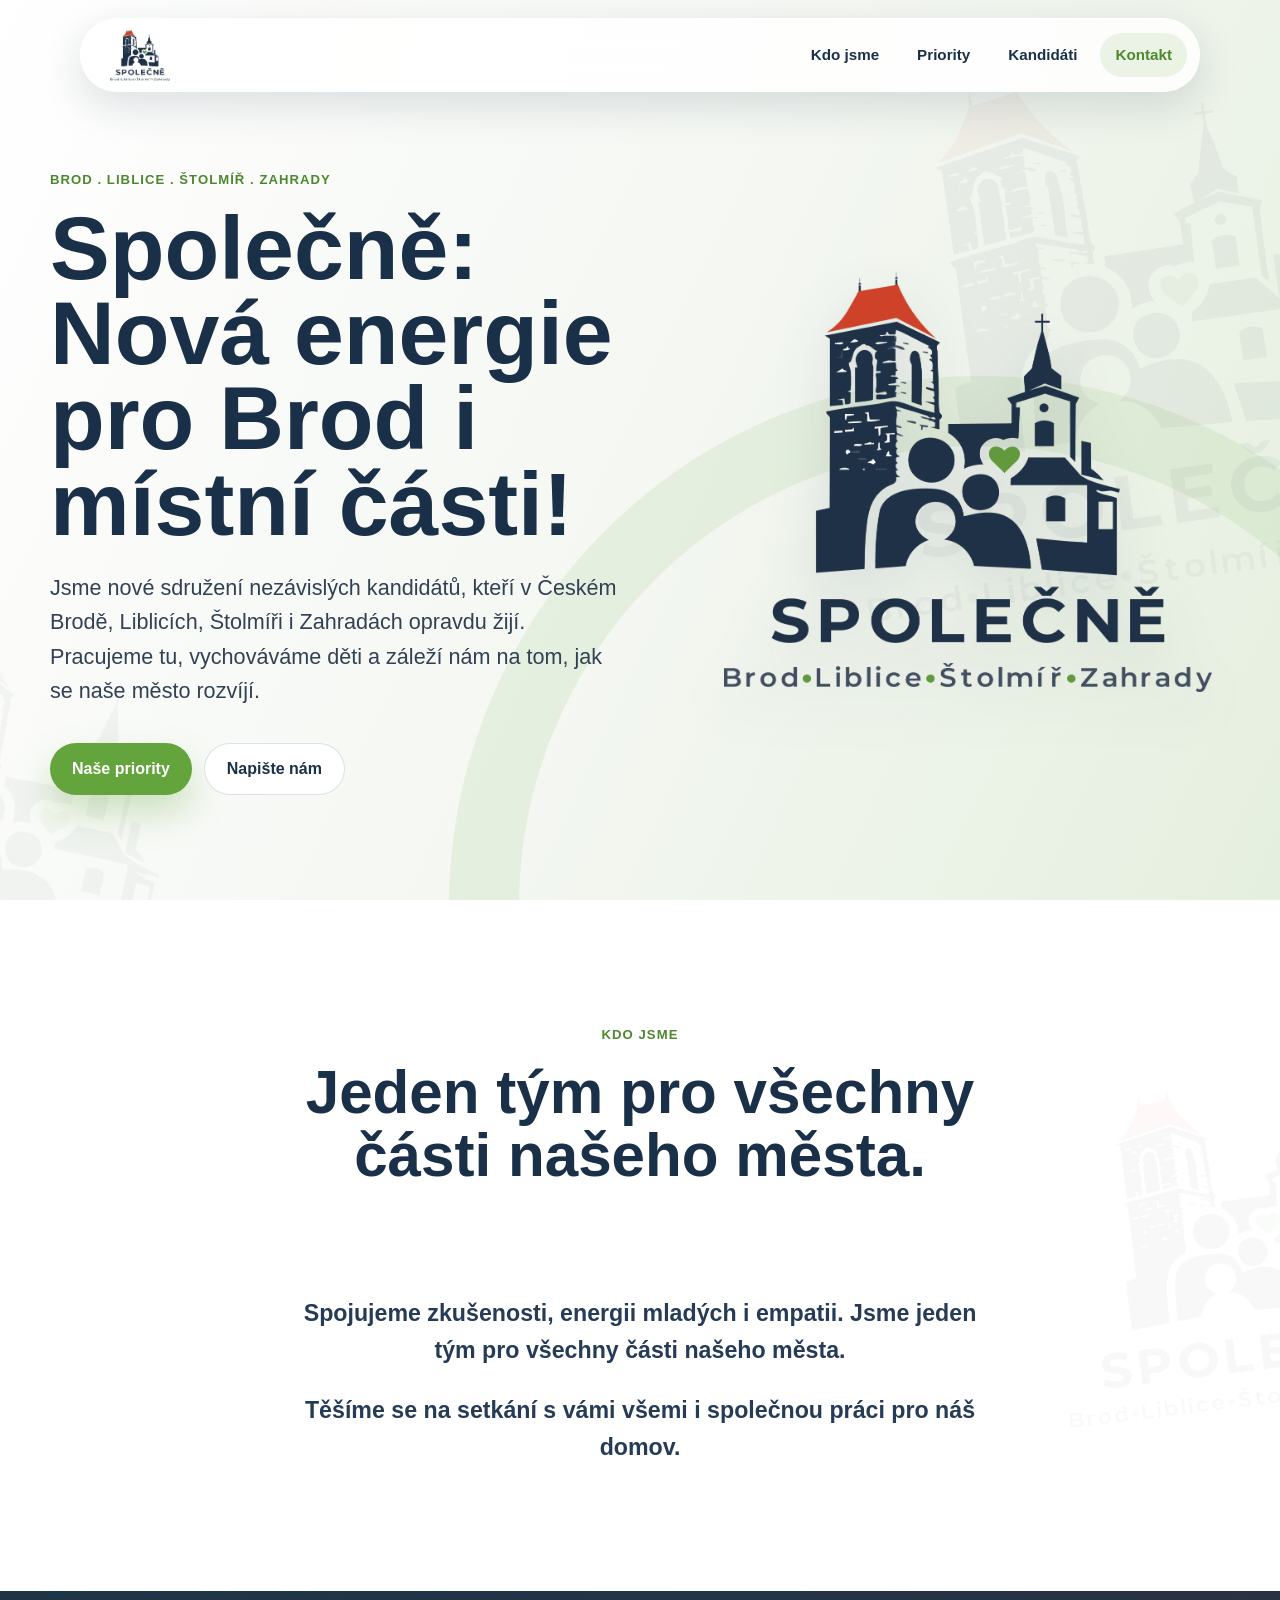
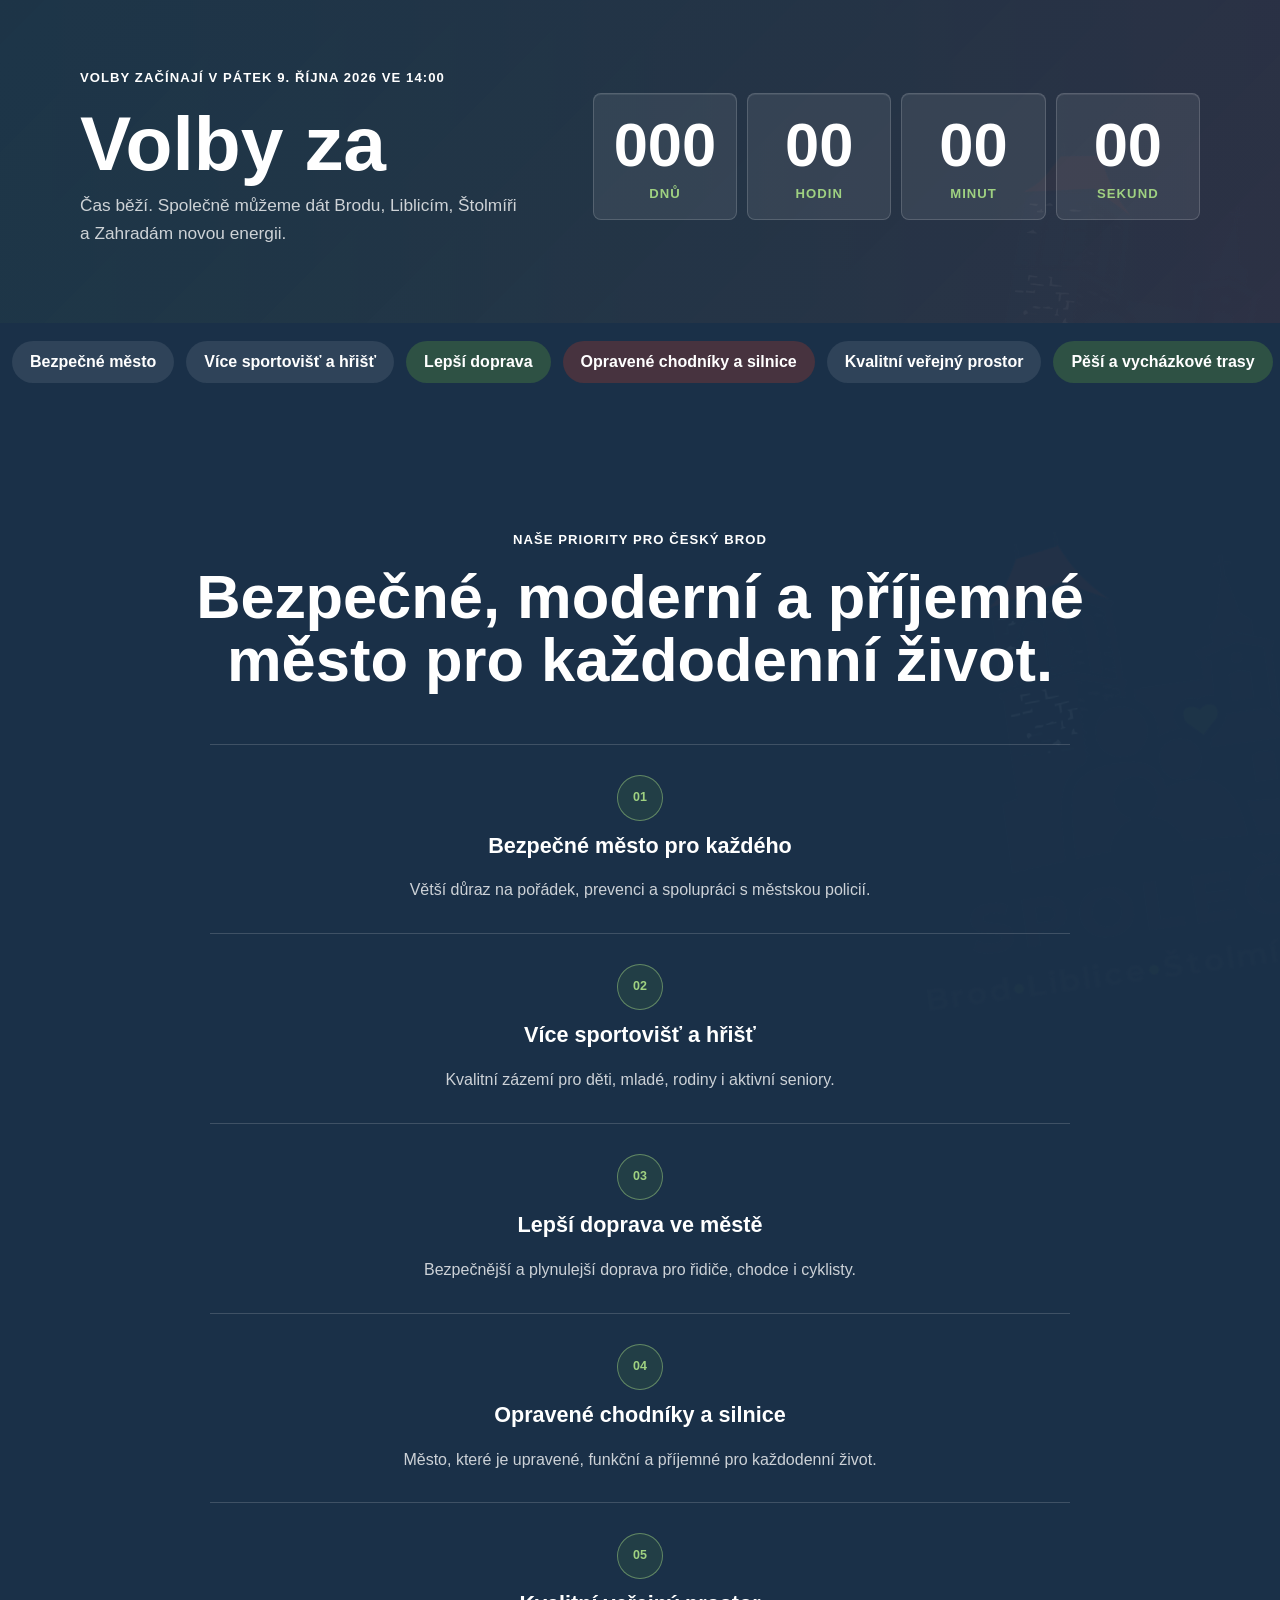
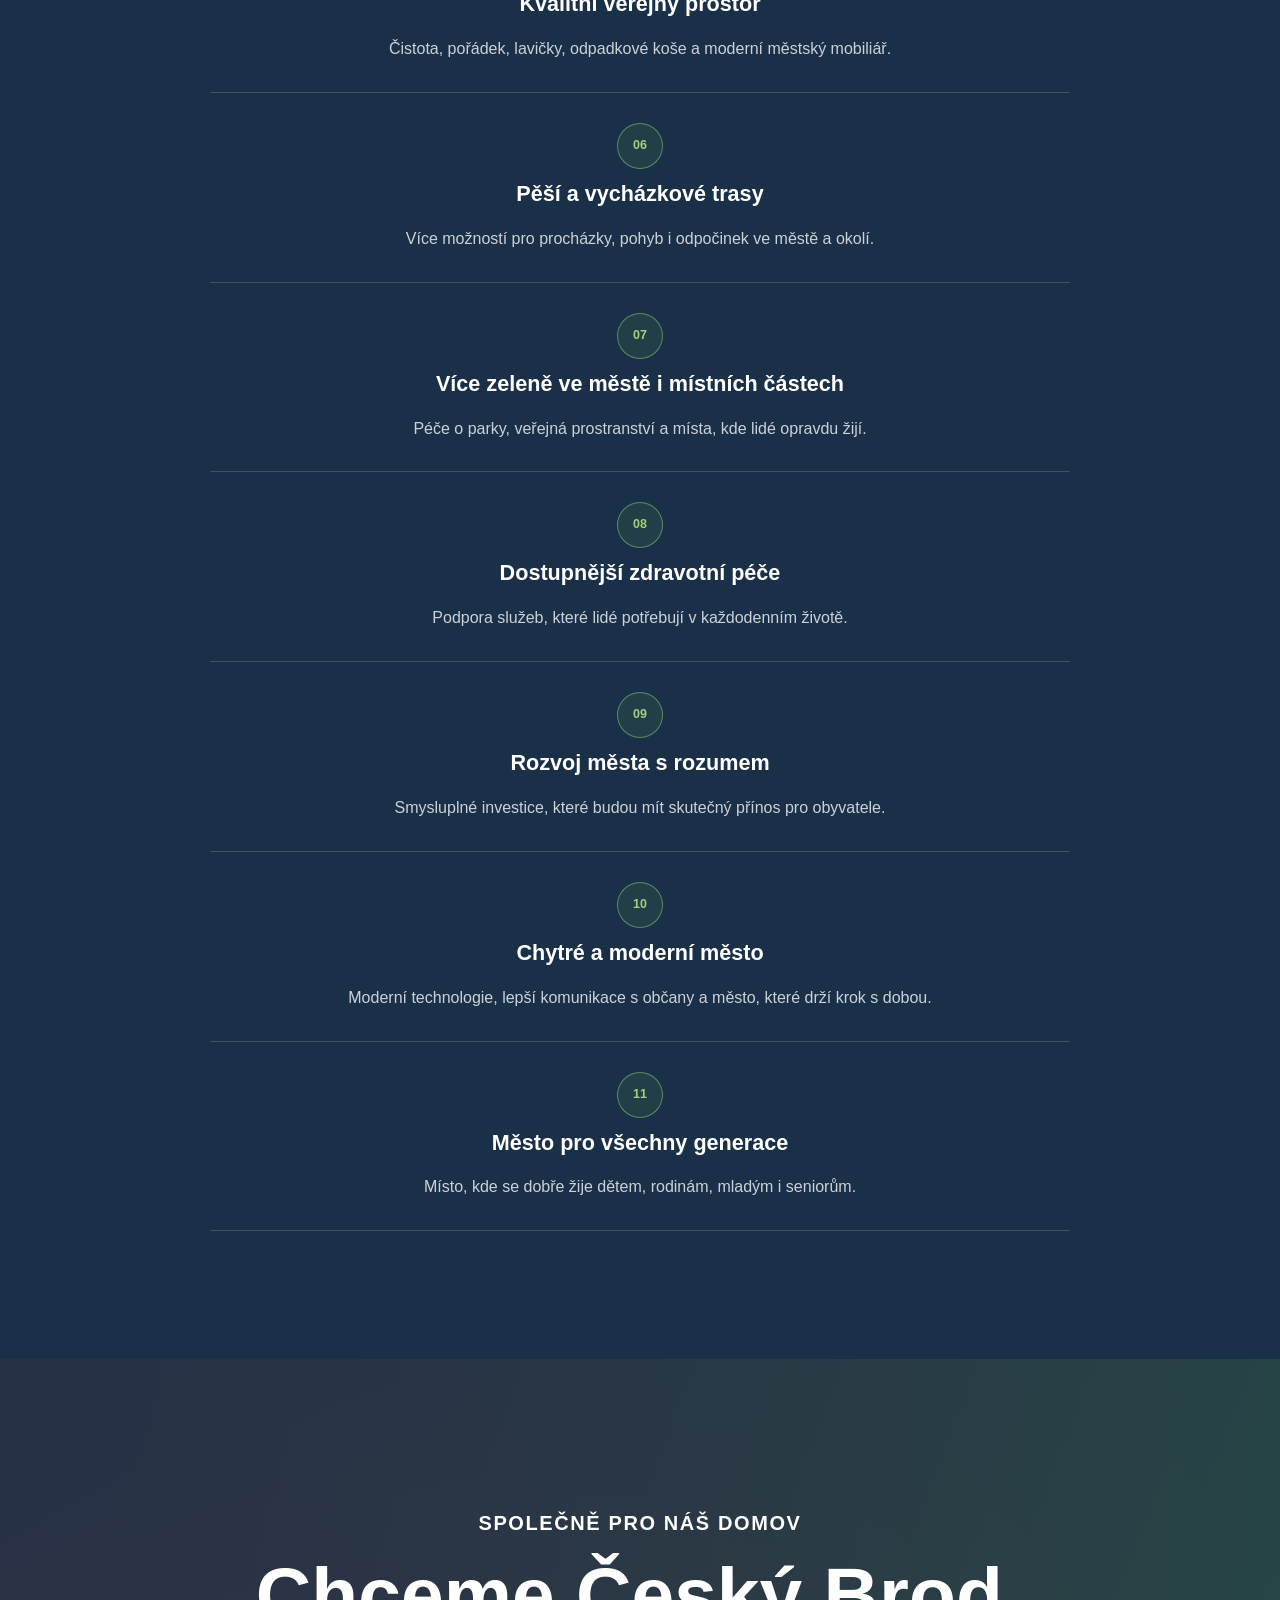
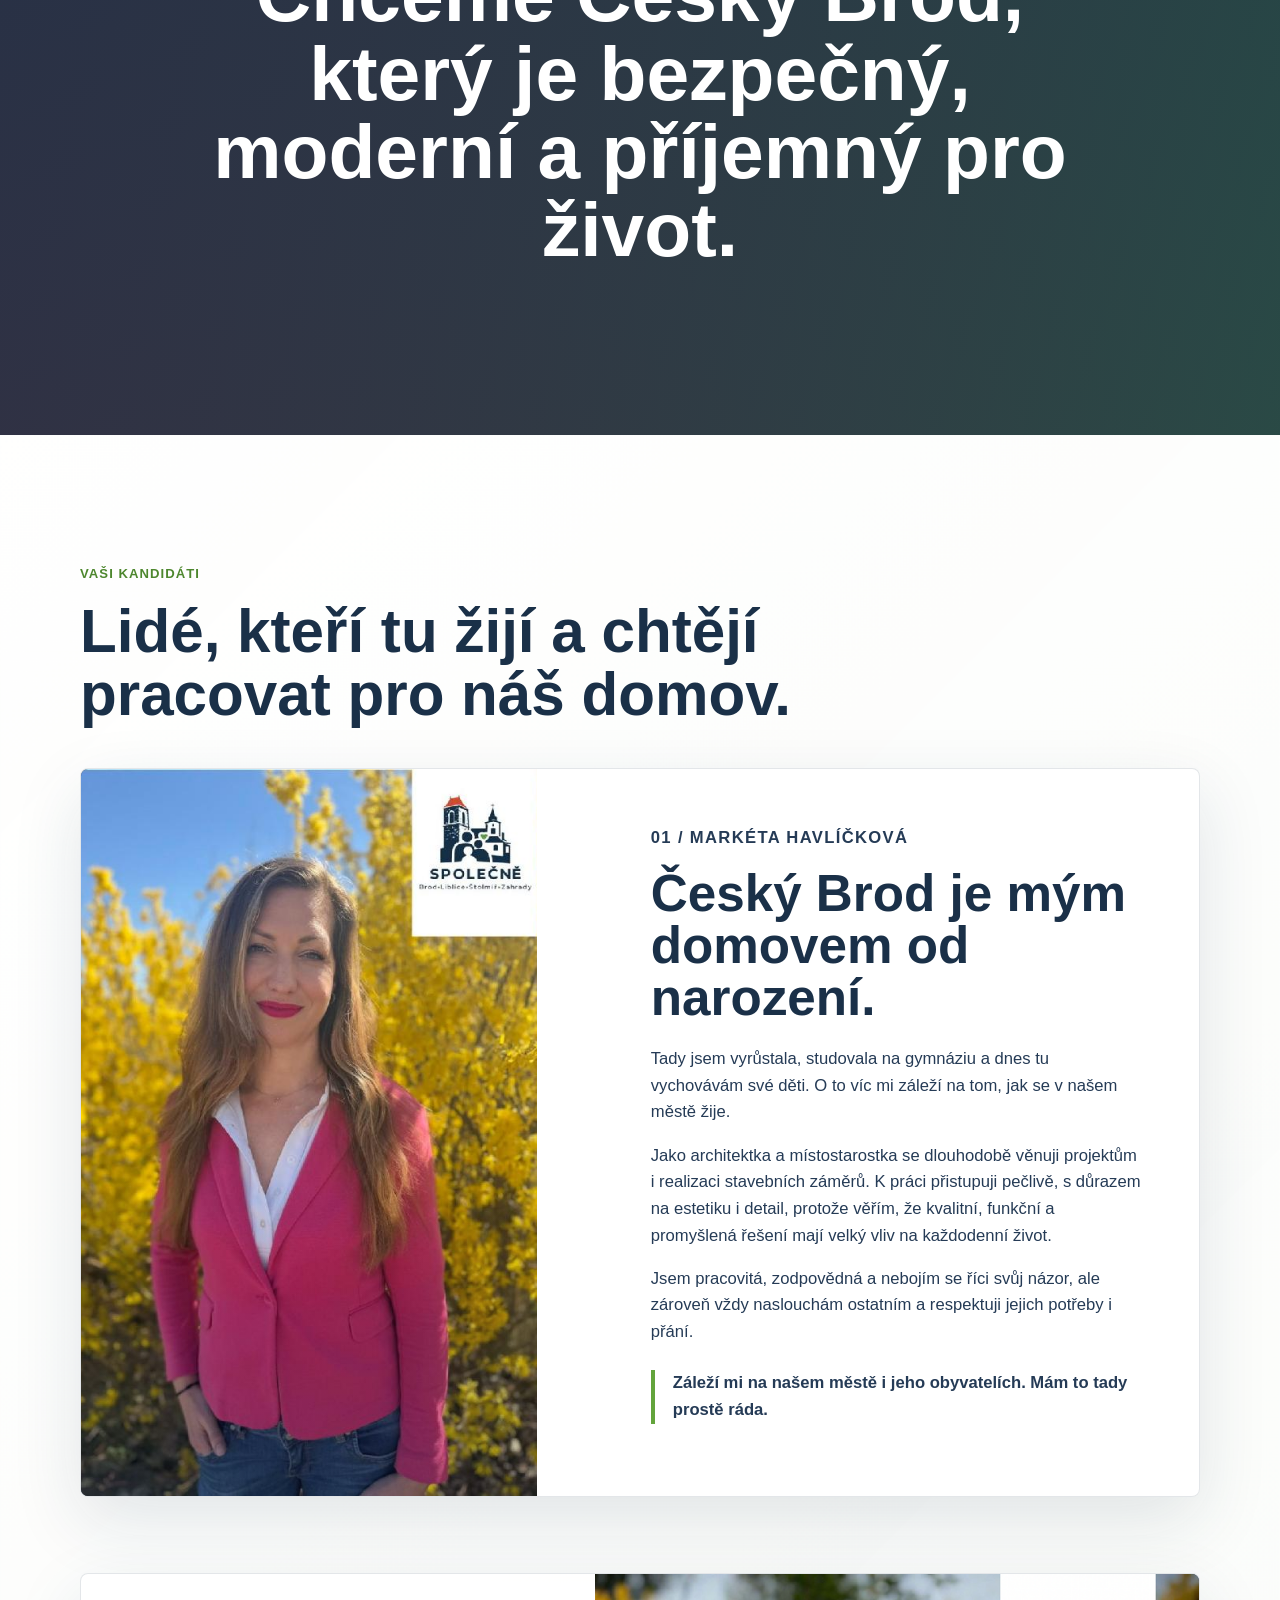
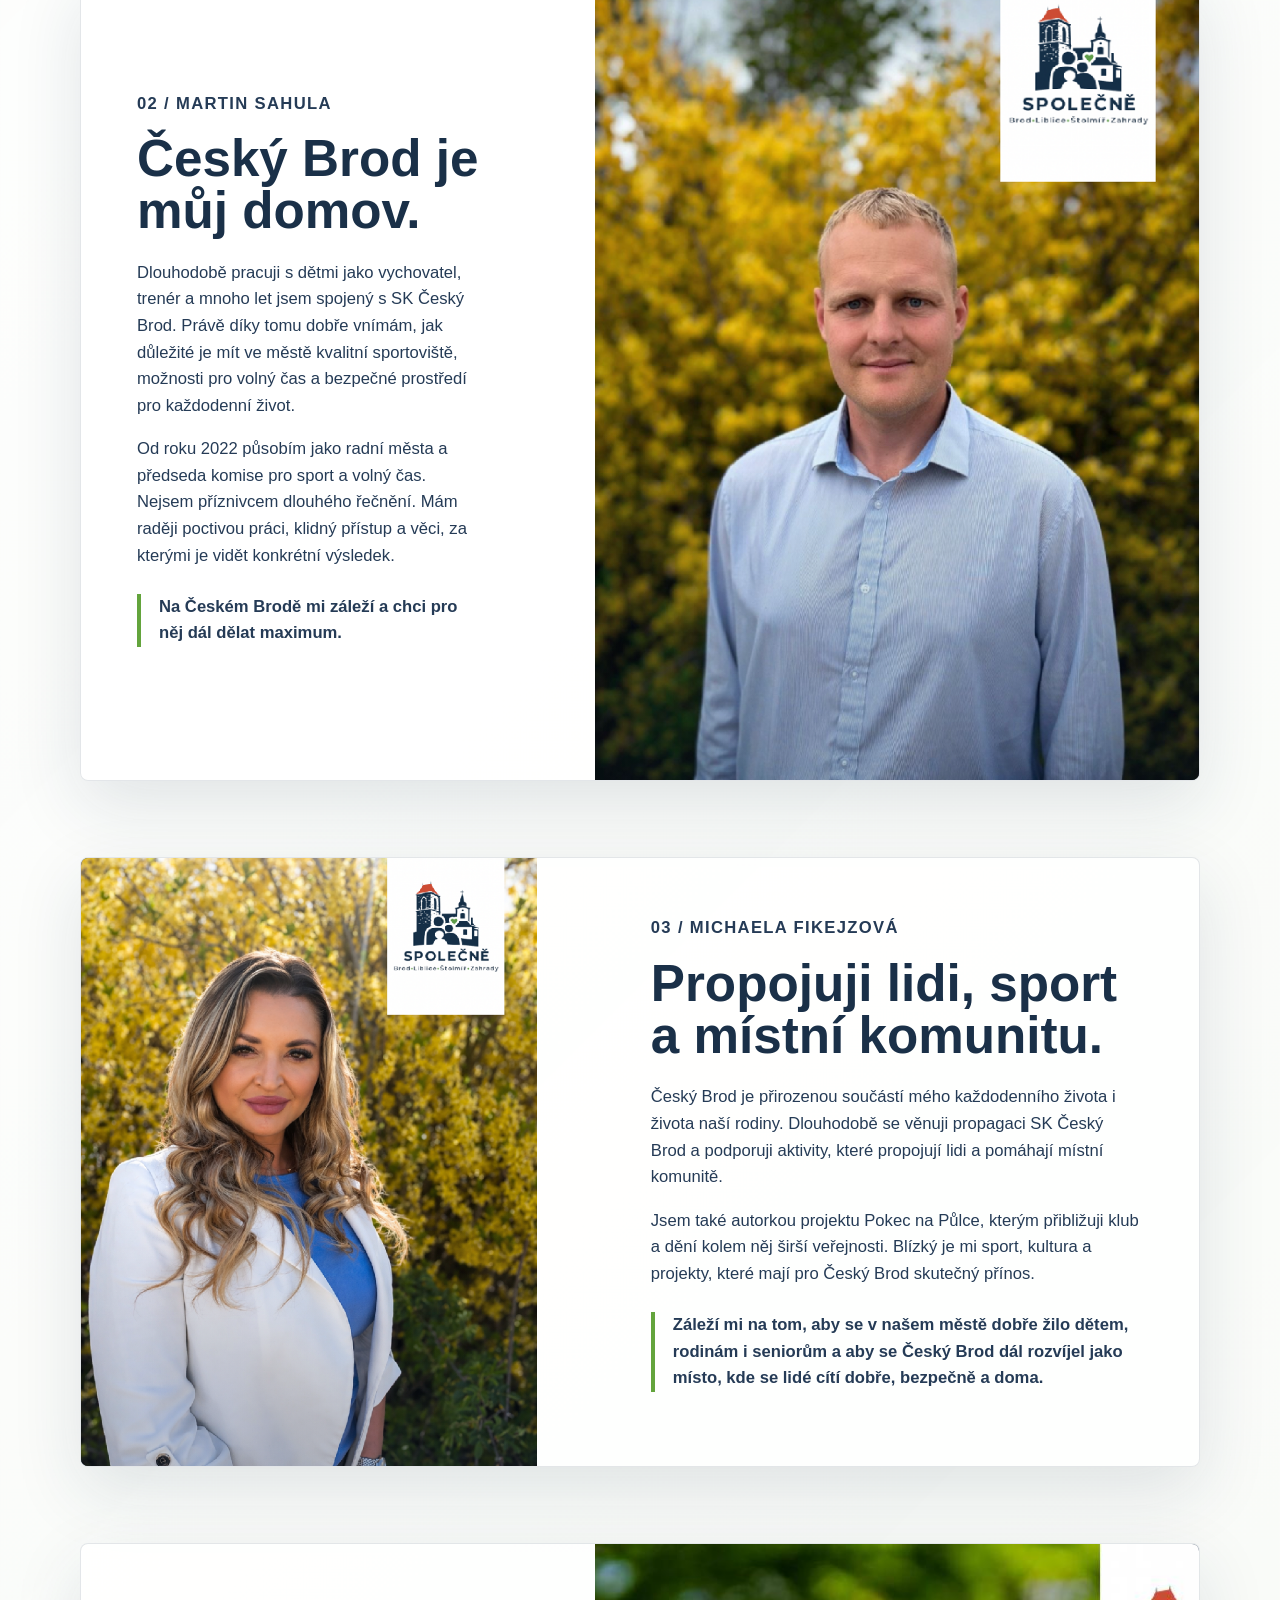
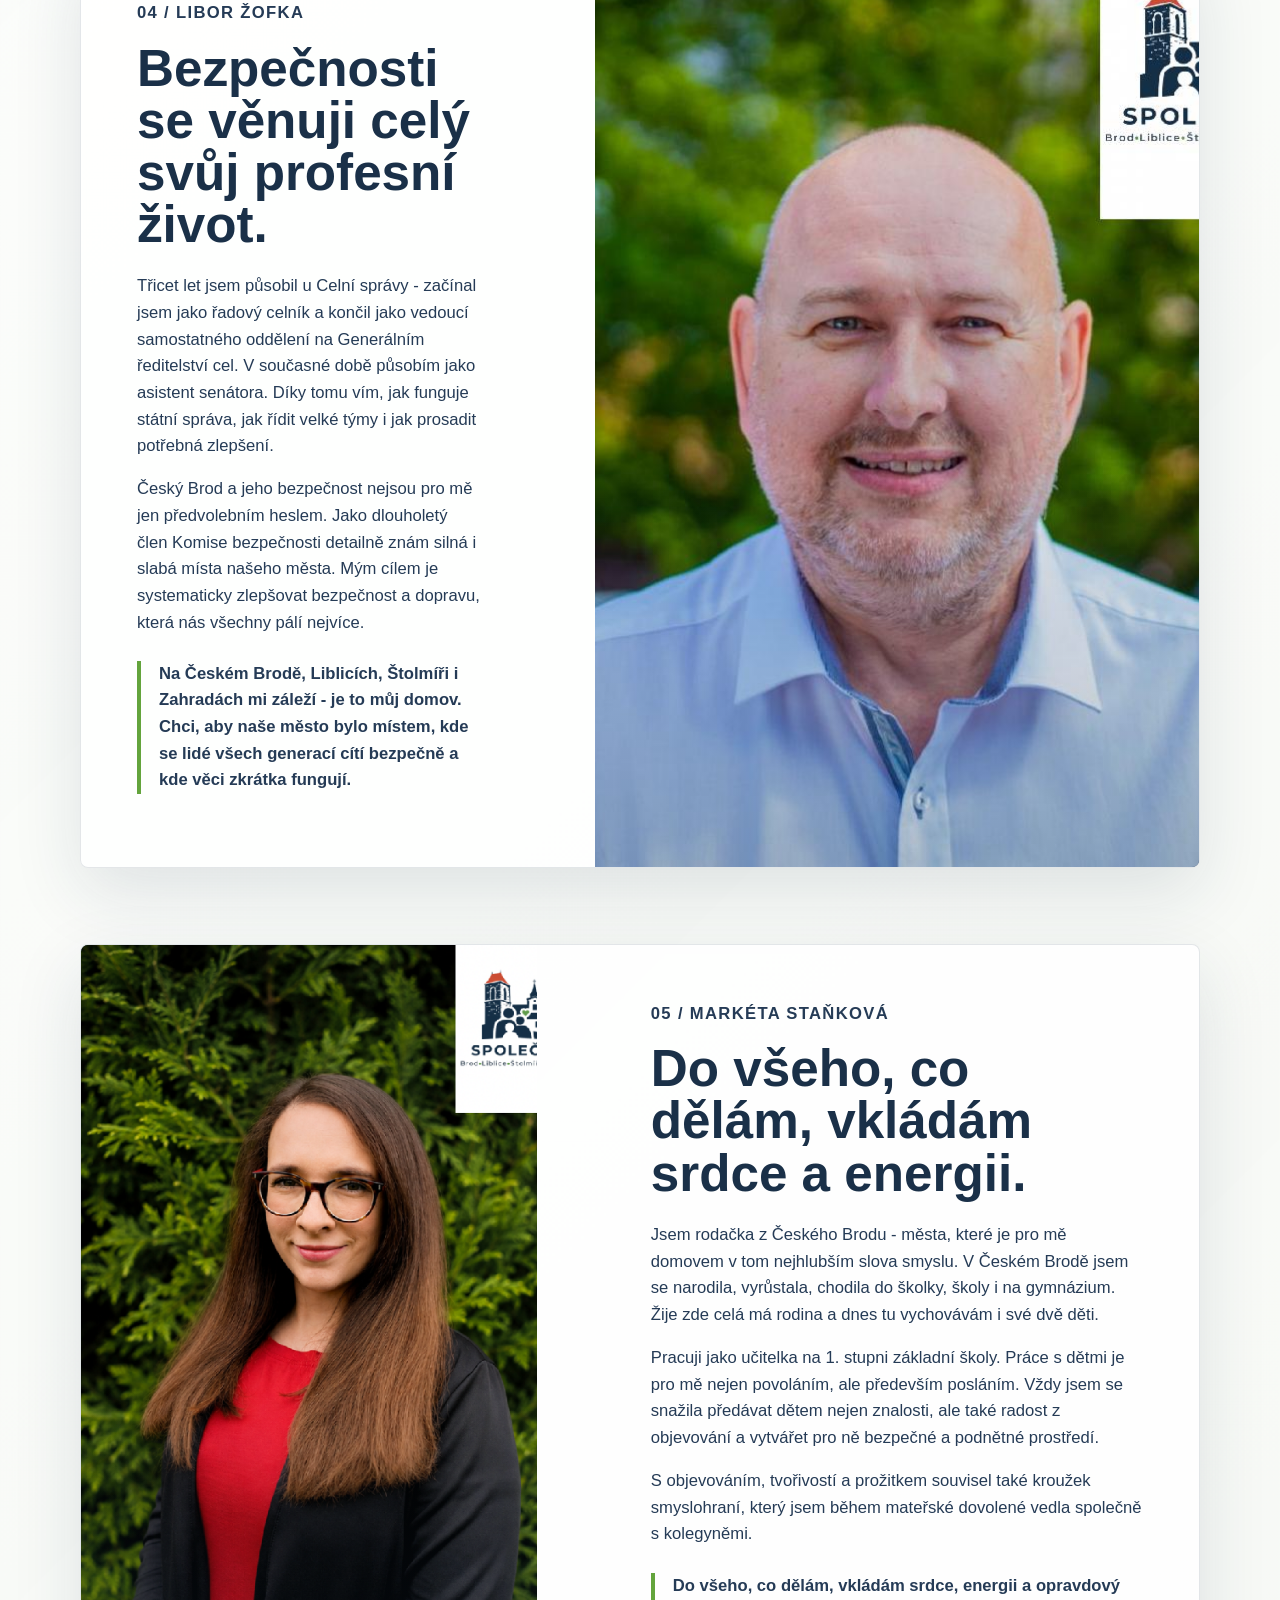
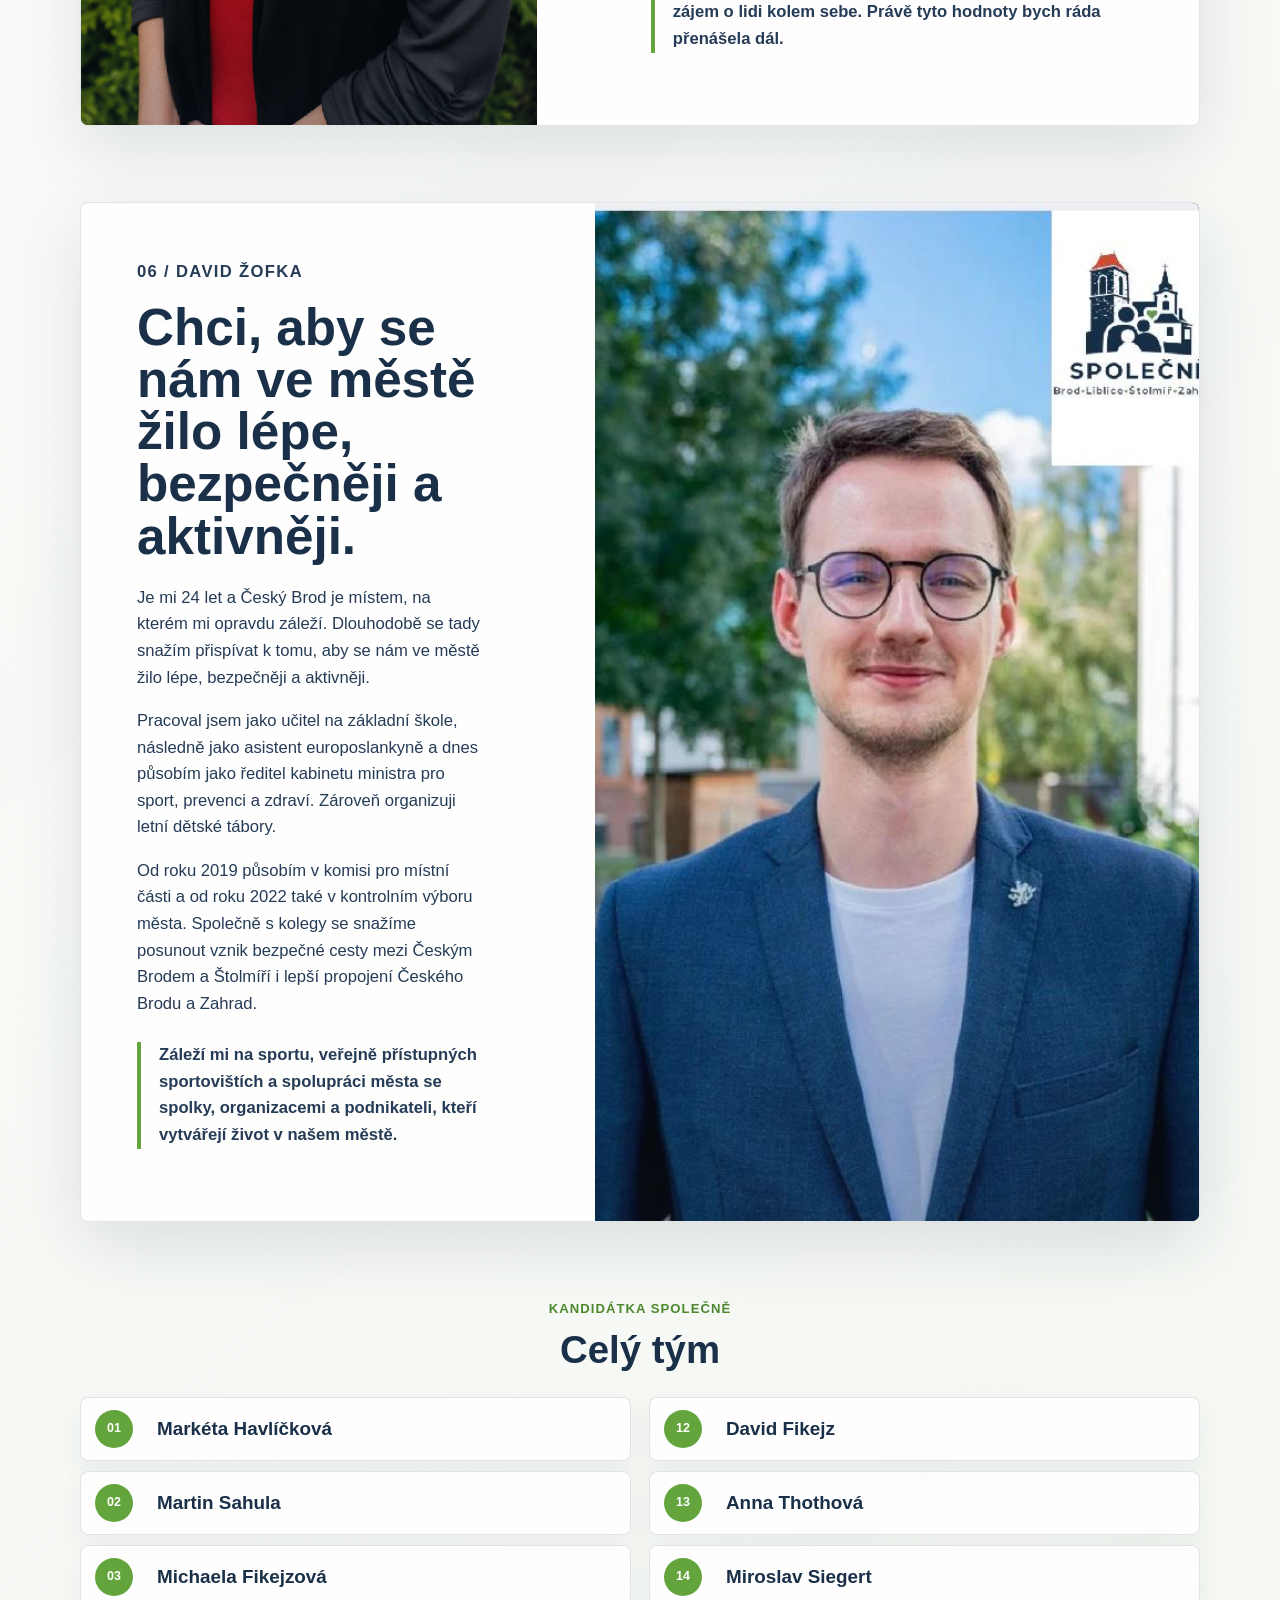
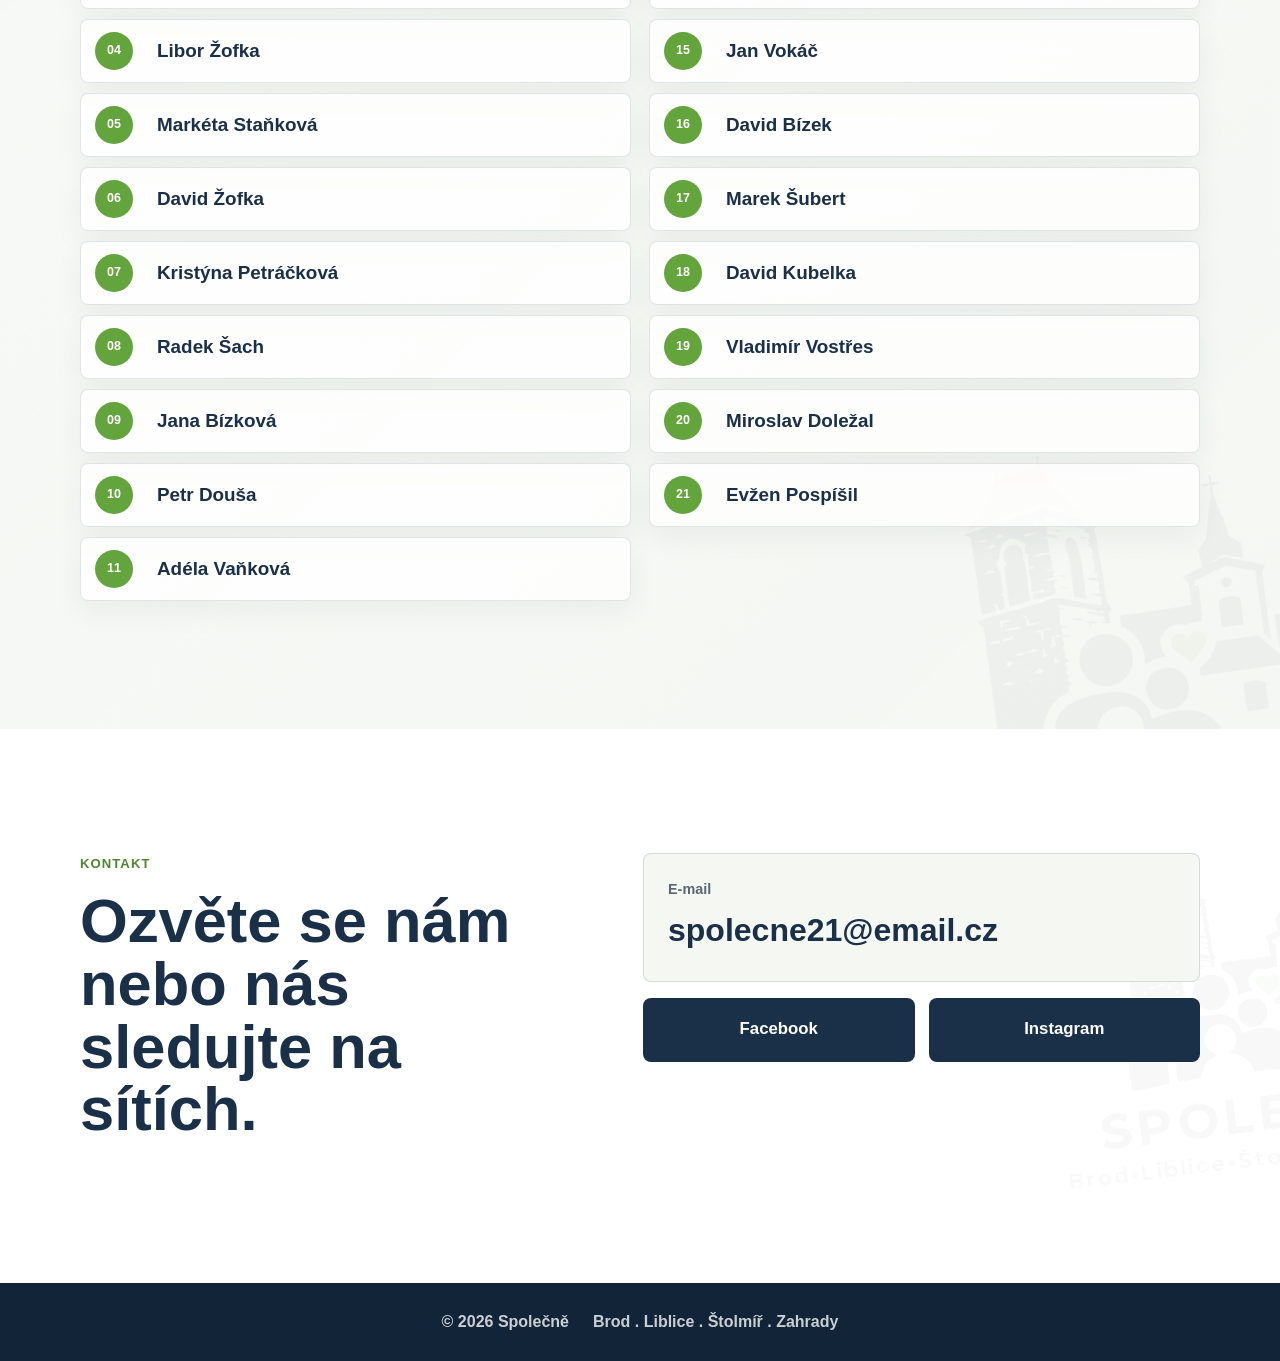
<file: index.html>
<!doctype html>
<html lang="cs">
<head>
  <meta charset="utf-8">
  <meta name="viewport" content="width=device-width, initial-scale=1">
  <meta name="description" content="Společně - nové sdružení nezávislých kandidátů pro Český Brod, Liblice, Štolmíř a Zahrady.">
  <title>Společně | Brod, Liblice, Štolmíř, Zahrady</title>
  <link rel="stylesheet" href="style.css?v=29">
</head>
<body>
  <header class="site-header" data-header>
    <a class="brand" href="#uvod" aria-label="Společně - úvod">
      <img src="logo-spolecne-transparent.png" alt="Společně">
    </a>

    <button class="nav-toggle" type="button" aria-label="Otevřít menu" aria-expanded="false" data-nav-toggle>
      <span></span>
      <span></span>
      <span></span>
    </button>

    <nav class="site-nav" aria-label="Hlavní navigace" data-nav>
      <a href="#onas">Kdo jsme</a>
      <a href="#priority">Priority</a>
      <a href="#kandidati">Kandidáti</a>
      <a href="#kontakt">Kontakt</a>
    </nav>
  </header>

  <main>
    <section class="hero" id="uvod">
      <div class="hero-art" aria-hidden="true">
        <span class="hero-mark hero-mark-one"></span>
        <span class="hero-mark hero-mark-two"></span>
      </div>

      <div class="hero-content reveal">
        <p class="kicker">Brod . Liblice . Štolmíř . Zahrady</p>
        <h1>Společně: Nová energie pro Brod i místní části!</h1>
        <p class="hero-lead">
          Jsme nové sdružení nezávislých kandidátů, kteří v Českém Brodě,
          Liblicích, Štolmíři i Zahradách opravdu žijí. Pracujeme tu,
          vychováváme děti a záleží nám na tom, jak se naše město rozvíjí.
        </p>
        <div class="hero-actions">
          <a class="button button-primary" href="#priority">Naše priority</a>
          <a class="button button-secondary" href="mailto:spolecne21@email.cz">Napište nám</a>
        </div>
      </div>

      <div class="hero-logo reveal">
        <img class="main-logo" src="logo-spolecne-transparent.png" alt="Logo Společně">
      </div>
    </section>

    <section class="intro-section" id="onas">
      <div class="section-shell two-column">
        <div class="section-heading reveal">
          <p class="kicker">Kdo jsme</p>
          <h2>Jeden tým pro všechny části našeho města.</h2>
        </div>
        <div class="intro-copy reveal">
          <p>
            Spojujeme zkušenosti, energii mladých i empatii. Jsme jeden tým pro
            všechny části našeho města.
          </p>
          <p>
            Těšíme se na setkání s vámi všemi i společnou práci pro náš domov.
          </p>
        </div>
      </div>
    </section>

    <section class="countdown-section" aria-label="Odpočet do voleb">
      <div class="section-shell countdown-shell reveal">
        <div class="countdown-copy">
          <p class="kicker">Volby začínají v pátek 9. října 2026 ve 14:00</p>
          <h2>Volby za</h2>
          <p>Čas běží. Společně můžeme dát Brodu, Liblicím, Štolmíři a Zahradám novou energii.</p>
        </div>

        <div class="countdown-grid" data-countdown aria-live="polite">
          <div class="countdown-item">
            <strong data-days>000</strong>
            <span>dnů</span>
          </div>
          <div class="countdown-item">
            <strong data-hours>00</strong>
            <span>hodin</span>
          </div>
          <div class="countdown-item">
            <strong data-minutes>00</strong>
            <span>minut</span>
          </div>
          <div class="countdown-item">
            <strong data-seconds>00</strong>
            <span>sekund</span>
          </div>
        </div>
      </div>
    </section>

    <section class="quick-priorities" aria-label="Krátký přehled priorit">
      <div class="ticker" data-ticker>
        <div class="ticker-track">
          <span>Bezpečné město</span>
          <span>Více sportovišť a hřišť</span>
          <span>Lepší doprava</span>
          <span>Opravené chodníky a silnice</span>
          <span>Kvalitní veřejný prostor</span>
          <span>Pěší a vycházkové trasy</span>
          <span>Více zeleně</span>
          <span>Dostupná zdravotní péče</span>
          <span>Chytré město</span>
          <span>Město pro všechny generace</span>
        </div>
      </div>
    </section>

    <section class="priorities-section" id="priority">
      <div class="section-shell">
        <div class="section-heading reveal">
          <p class="kicker">Naše priority pro Český Brod</p>
          <h2>Bezpečné, moderní a příjemné město pro každodenní život.</h2>
        </div>

        <div class="priority-grid">
          <article class="priority-card reveal">
            <span class="card-number">01</span>
            <h3>Bezpečné město pro každého</h3>
            <p>Větší důraz na pořádek, prevenci a spolupráci s městskou policií.</p>
          </article>
          <article class="priority-card reveal">
            <span class="card-number">02</span>
            <h3>Více sportovišť a hřišť</h3>
            <p>Kvalitní zázemí pro děti, mladé, rodiny i aktivní seniory.</p>
          </article>
          <article class="priority-card reveal">
            <span class="card-number">03</span>
            <h3>Lepší doprava ve městě</h3>
            <p>Bezpečnější a plynulejší doprava pro řidiče, chodce i cyklisty.</p>
          </article>
          <article class="priority-card reveal">
            <span class="card-number">04</span>
            <h3>Opravené chodníky a silnice</h3>
            <p>Město, které je upravené, funkční a příjemné pro každodenní život.</p>
          </article>
          <article class="priority-card reveal">
            <span class="card-number">05</span>
            <h3>Kvalitní veřejný prostor</h3>
            <p>Čistota, pořádek, lavičky, odpadkové koše a moderní městský mobiliář.</p>
          </article>
          <article class="priority-card reveal">
            <span class="card-number">06</span>
            <h3>Pěší a vycházkové trasy</h3>
            <p>Více možností pro procházky, pohyb i odpočinek ve městě a okolí.</p>
          </article>
          <article class="priority-card reveal">
            <span class="card-number">07</span>
            <h3>Více zeleně ve městě i místních částech</h3>
            <p>Péče o parky, veřejná prostranství a místa, kde lidé opravdu žijí.</p>
          </article>
          <article class="priority-card reveal">
            <span class="card-number">08</span>
            <h3>Dostupnější zdravotní péče</h3>
            <p>Podpora služeb, které lidé potřebují v každodenním životě.</p>
          </article>
          <article class="priority-card reveal">
            <span class="card-number">09</span>
            <h3>Rozvoj města s rozumem</h3>
            <p>Smysluplné investice, které budou mít skutečný přínos pro obyvatele.</p>
          </article>
          <article class="priority-card reveal">
            <span class="card-number">10</span>
            <h3>Chytré a moderní město</h3>
            <p>Moderní technologie, lepší komunikace s občany a město, které drží krok s dobou.</p>
          </article>
          <article class="priority-card priority-card-wide reveal">
            <span class="card-number">11</span>
            <h3>Město pro všechny generace</h3>
            <p>Místo, kde se dobře žije dětem, rodinám, mladým i seniorům.</p>
          </article>
        </div>
      </div>
    </section>

    <section class="statement-section">
      <div class="statement-inner reveal">
        <p class="kicker">Společně pro náš domov</p>
        <h2>Chceme Český Brod, který je bezpečný, moderní a příjemný pro život.</h2>
      </div>
    </section>

    <section class="candidates-section" id="kandidati">
      <div class="section-shell">
        <div class="section-heading reveal">
          <p class="kicker">Vaši kandidáti</p>
          <h2>Lidé, kteří tu žijí a chtějí pracovat pro náš domov.</h2>
        </div>

        <article class="candidate-profile reveal">
          <div class="candidate-photo">
            <img src="marketa.jpg" alt="Markéta Havlíčková">
          </div>
          <div class="candidate-story">
            <p class="kicker">01 / Markéta Havlíčková</p>
            <h3>Český Brod je mým domovem od narození.</h3>
            <p>
              Tady jsem vyrůstala, studovala na gymnáziu a dnes tu vychovávám
              své děti. O to víc mi záleží na tom, jak se v našem městě žije.
            </p>
            <p>
              Jako architektka a místostarostka se dlouhodobě věnuji projektům
              i realizaci stavebních záměrů. K práci přistupuji pečlivě, s
              důrazem na estetiku i detail, protože věřím, že kvalitní,
              funkční a promyšlená řešení mají velký vliv na každodenní život.
            </p>
            <p>
              Jsem pracovitá, zodpovědná a nebojím se říci svůj názor, ale
              zároveň vždy naslouchám ostatním a respektuji jejich potřeby i
              přání.
            </p>
            <p class="candidate-signature">
              Záleží mi na našem městě i jeho obyvatelích. Mám to tady prostě ráda.
            </p>
          </div>
        </article>

        <article class="candidate-profile candidate-profile-alt reveal">
          <div class="candidate-photo">
            <img src="martin.png" alt="Martin Sahula">
          </div>
          <div class="candidate-story">
            <p class="kicker">02 / Martin Sahula</p>
            <h3>Český Brod je můj domov.</h3>
            <p>
              Dlouhodobě pracuji s dětmi jako vychovatel, trenér a mnoho let
              jsem spojený s SK Český Brod. Právě díky tomu dobře vnímám, jak
              důležité je mít ve městě kvalitní sportoviště, možnosti pro volný
              čas a bezpečné prostředí pro každodenní život.
            </p>
            <p>
              Od roku 2022 působím jako radní města a předseda komise pro sport
              a volný čas. Nejsem příznivcem dlouhého řečnění. Mám raději
              poctivou práci, klidný přístup a věci, za kterými je vidět
              konkrétní výsledek.
            </p>
            <p class="candidate-signature">
              Na Českém Brodě mi záleží a chci pro něj dál dělat maximum.
            </p>
          </div>
        </article>

        <article class="candidate-profile reveal">
          <div class="candidate-photo">
            <img src="michaela.png" alt="Michaela Fikejzová">
          </div>
          <div class="candidate-story">
            <p class="kicker">03 / Michaela Fikejzová</p>
            <h3>Propojuji lidi, sport a místní komunitu.</h3>
            <p>
              Český Brod je přirozenou součástí mého každodenního života i
              života naší rodiny. Dlouhodobě se věnuji propagaci SK Český Brod
              a podporuji aktivity, které propojují lidi a pomáhají místní
              komunitě.
            </p>
            <p>
              Jsem také autorkou projektu Pokec na Půlce, kterým přibližuji
              klub a dění kolem něj širší veřejnosti. Blízký je mi sport,
              kultura a projekty, které mají pro Český Brod skutečný přínos.
            </p>
            <p class="candidate-signature">
              Záleží mi na tom, aby se v našem městě dobře žilo dětem, rodinám
              i seniorům a aby se Český Brod dál rozvíjel jako místo, kde se
              lidé cítí dobře, bezpečně a doma.
            </p>
          </div>
        </article>

        <article class="candidate-profile candidate-profile-alt reveal">
          <div class="candidate-photo">
            <img src="libor.jpg" alt="Libor Žofka">
          </div>
          <div class="candidate-story">
            <p class="kicker">04 / Libor Žofka</p>
            <h3>Bezpečnosti se věnuji celý svůj profesní život.</h3>
            <p>
              Třicet let jsem působil u Celní správy - začínal jsem jako řadový
              celník a končil jako vedoucí samostatného oddělení na Generálním
              ředitelství cel. V současné době působím jako asistent senátora.
              Díky tomu vím, jak funguje státní správa, jak řídit velké týmy i
              jak prosadit potřebná zlepšení.
            </p>
            <p>
              Český Brod a jeho bezpečnost nejsou pro mě jen předvolebním
              heslem. Jako dlouholetý člen Komise bezpečnosti detailně znám
              silná i slabá místa našeho města. Mým cílem je systematicky
              zlepšovat bezpečnost a dopravu, která nás všechny pálí nejvíce.
            </p>
            <p class="candidate-signature">
              Na Českém Brodě, Liblicích, Štolmíři i Zahradách mi záleží - je
              to můj domov. Chci, aby naše město bylo místem, kde se lidé všech
              generací cítí bezpečně a kde věci zkrátka fungují.
            </p>
          </div>
        </article>

        <article class="candidate-profile reveal">
          <div class="candidate-photo">
            <img src="marketastankova.png" alt="Markéta Staňková">
          </div>
          <div class="candidate-story">
            <p class="kicker">05 / Markéta Staňková</p>
            <h3>Do všeho, co dělám, vkládám srdce a energii.</h3>
            <p>
              Jsem rodačka z Českého Brodu - města, které je pro mě domovem v
              tom nejhlubším slova smyslu. V Českém Brodě jsem se narodila,
              vyrůstala, chodila do školky, školy i na gymnázium. Žije zde celá
              má rodina a dnes tu vychovávám i své dvě děti.
            </p>
            <p>
              Pracuji jako učitelka na 1. stupni základní školy. Práce s dětmi
              je pro mě nejen povoláním, ale především posláním. Vždy jsem se
              snažila předávat dětem nejen znalosti, ale také radost z
              objevování a vytvářet pro ně bezpečné a podnětné prostředí.
            </p>
            <p>
              S objevováním, tvořivostí a prožitkem souvisel také kroužek
              smyslohraní, který jsem během mateřské dovolené vedla společně s
              kolegyněmi.
            </p>
            <p class="candidate-signature">
              Do všeho, co dělám, vkládám srdce, energii a opravdový zájem o
              lidi kolem sebe. Právě tyto hodnoty bych ráda přenášela dál.
            </p>
          </div>
        </article>

        <article class="candidate-profile candidate-profile-alt reveal">
          <div class="candidate-photo">
            <img src="davidzofka.jpg" alt="David Žofka">
          </div>
          <div class="candidate-story">
            <p class="kicker">06 / David Žofka</p>
            <h3>Chci, aby se nám ve městě žilo lépe, bezpečněji a aktivněji.</h3>
            <p>
              Je mi 24 let a Český Brod je místem, na kterém mi opravdu záleží.
              Dlouhodobě se tady snažím přispívat k tomu, aby se nám ve městě
              žilo lépe, bezpečněji a aktivněji.
            </p>
            <p>
              Pracoval jsem jako učitel na základní škole, následně jako
              asistent europoslankyně a dnes působím jako ředitel kabinetu
              ministra pro sport, prevenci a zdraví. Zároveň organizuji letní
              dětské tábory.
            </p>
            <p>
              Od roku 2019 působím v komisi pro místní části a od roku 2022
              také v kontrolním výboru města. Společně s kolegy se snažíme
              posunout vznik bezpečné cesty mezi Českým Brodem a Štolmíří i
              lepší propojení Českého Brodu a Zahrad.
            </p>
            <p class="candidate-signature">
              Záleží mi na sportu, veřejně přístupných sportovištích a
              spolupráci města se spolky, organizacemi a podnikateli, kteří
              vytvářejí život v našem městě.
            </p>
          </div>
        </article>

        <div class="candidate-list-heading reveal">
          <p class="kicker">Kandidátka Společně</p>
          <h3>Celý tým</h3>
        </div>

        <div class="candidate-grid">
          <div class="candidate-column">
            <article class="candidate reveal"><span>01</span><strong>Markéta Havlíčková</strong></article>
            <article class="candidate reveal"><span>02</span><strong>Martin Sahula</strong></article>
            <article class="candidate reveal"><span>03</span><strong>Michaela Fikejzová</strong></article>
            <article class="candidate reveal"><span>04</span><strong>Libor Žofka</strong></article>
            <article class="candidate reveal"><span>05</span><strong>Markéta Staňková</strong></article>
            <article class="candidate reveal"><span>06</span><strong>David Žofka</strong></article>
            <article class="candidate reveal"><span>07</span><strong>Kristýna Petráčková</strong></article>
            <article class="candidate reveal"><span>08</span><strong>Radek Šach</strong></article>
            <article class="candidate reveal"><span>09</span><strong>Jana Bízková</strong></article>
            <article class="candidate reveal"><span>10</span><strong>Petr Douša</strong></article>
            <article class="candidate reveal"><span>11</span><strong>Adéla Vaňková</strong></article>
          </div>
          <div class="candidate-column">
            <article class="candidate reveal"><span>12</span><strong>David Fikejz</strong></article>
            <article class="candidate reveal"><span>13</span><strong>Anna Thothová</strong></article>
            <article class="candidate reveal"><span>14</span><strong>Miroslav Siegert</strong></article>
            <article class="candidate reveal"><span>15</span><strong>Jan Vokáč</strong></article>
            <article class="candidate reveal"><span>16</span><strong>David Bízek</strong></article>
            <article class="candidate reveal"><span>17</span><strong>Marek Šubert</strong></article>
            <article class="candidate reveal"><span>18</span><strong>David Kubelka</strong></article>
            <article class="candidate reveal"><span>19</span><strong>Vladimír Vostřes</strong></article>
            <article class="candidate reveal"><span>20</span><strong>Miroslav Doležal</strong></article>
            <article class="candidate reveal"><span>21</span><strong>Evžen Pospíšil</strong></article>
          </div>
        </div>
      </div>
    </section>

    <section class="contact-section" id="kontakt">
      <div class="section-shell two-column">
        <div class="section-heading reveal">
          <p class="kicker">Kontakt</p>
          <h2>Ozvěte se nám nebo nás sledujte na sítích.</h2>
        </div>

        <div class="contact-panel reveal">
          <a class="contact-link" href="mailto:spolecne21@email.cz">
            <span>E-mail</span>
            <strong>spolecne21@email.cz</strong>
          </a>
          <div class="social-row">
            <a href="https://www.facebook.com/profile.php?id=61573410245262" target="_blank" rel="noreferrer">Facebook</a>
            <a href="https://www.instagram.com/spolecnedovoleb/" target="_blank" rel="noreferrer">Instagram</a>
          </div>
        </div>
      </div>
    </section>
  </main>

  <footer class="site-footer">
    <span>© 2026 Společně</span>
    <span>Brod . Liblice . Štolmíř . Zahrady</span>
  </footer>

  <script src="script.js"></script>
</body>
</html>
</file>
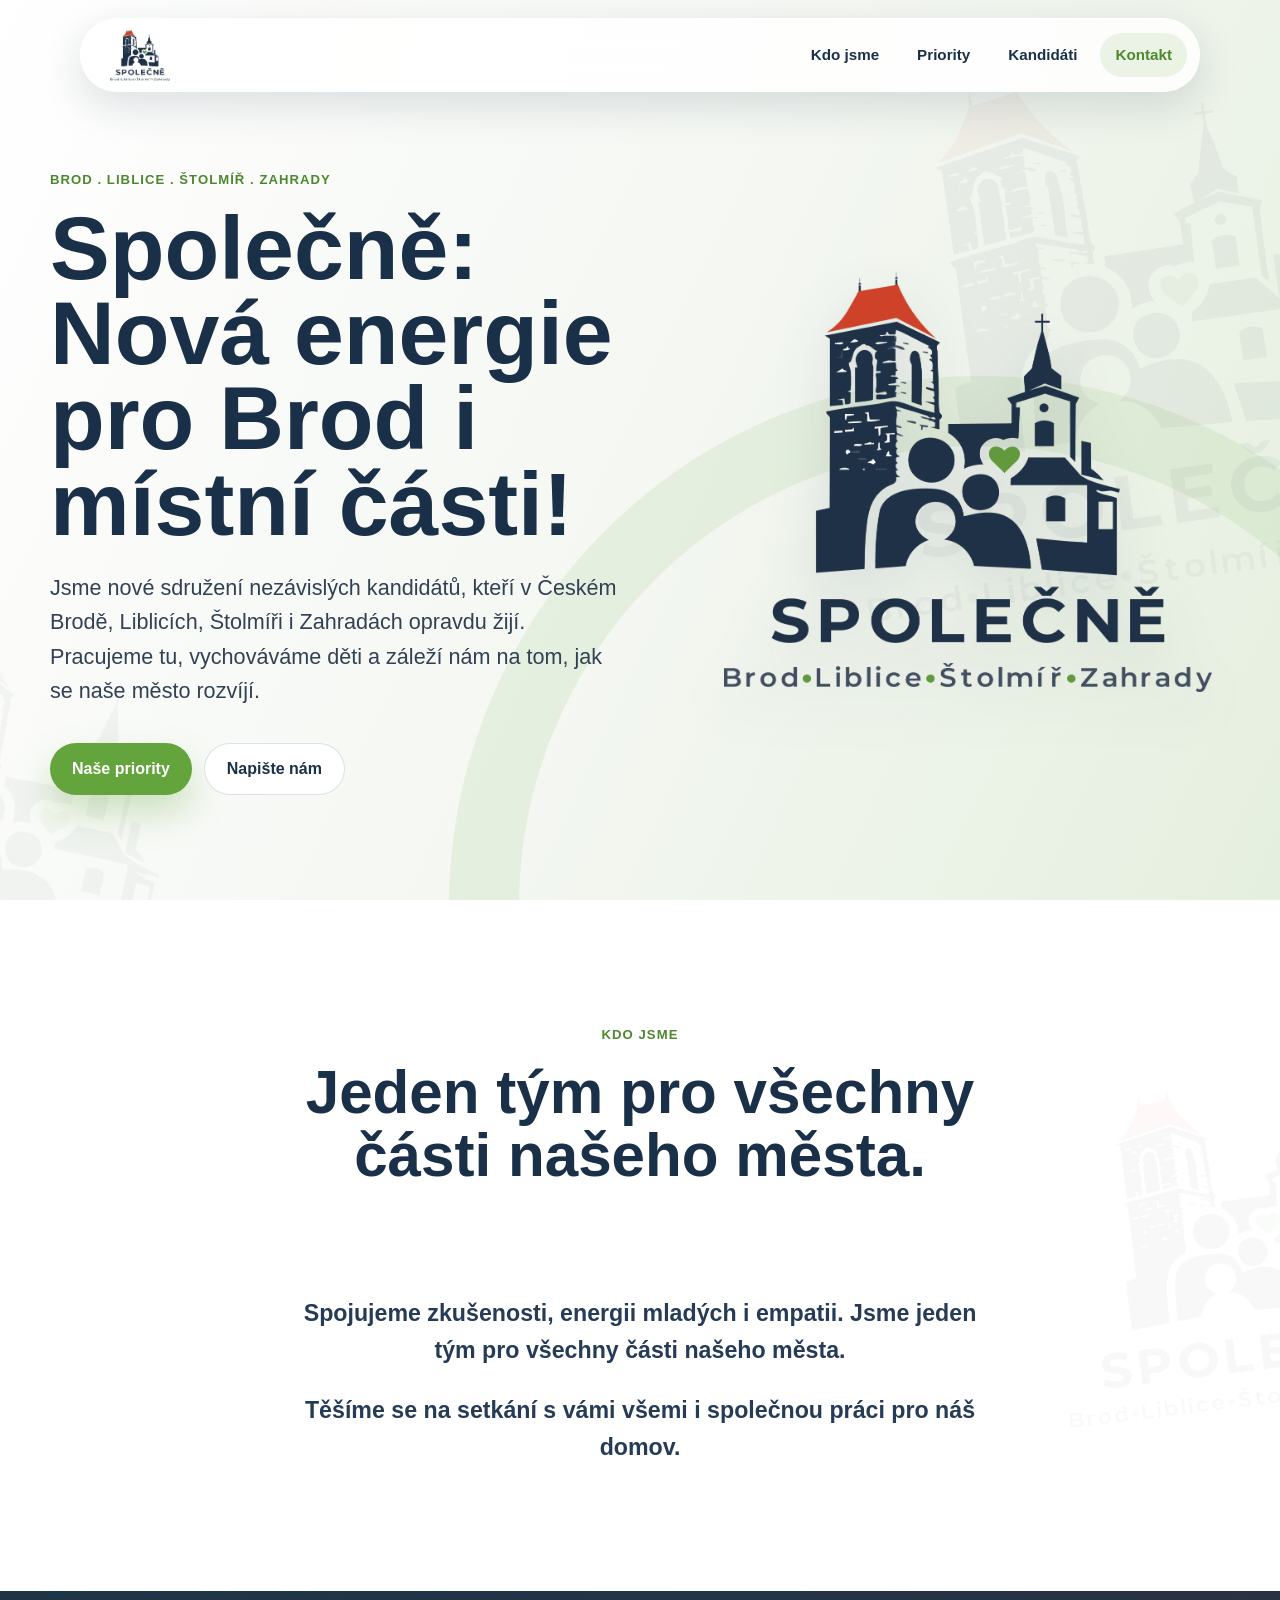
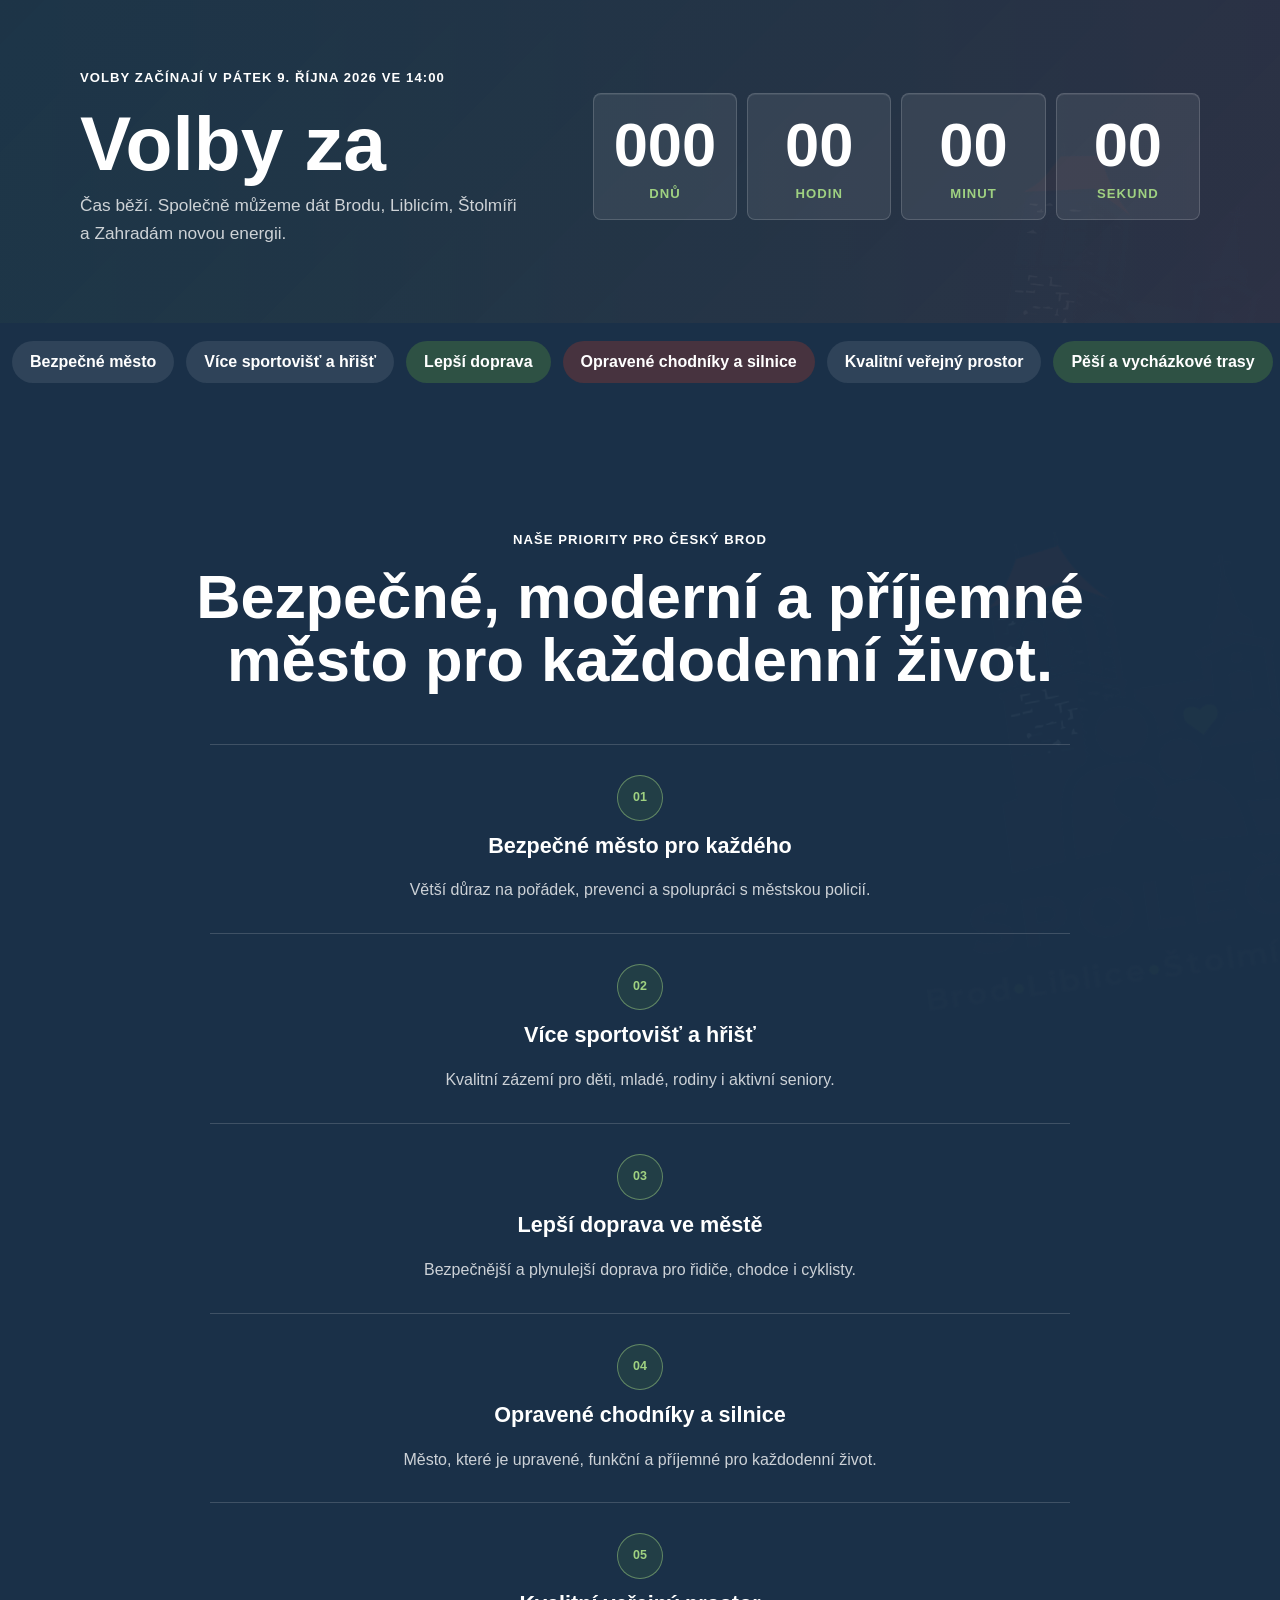
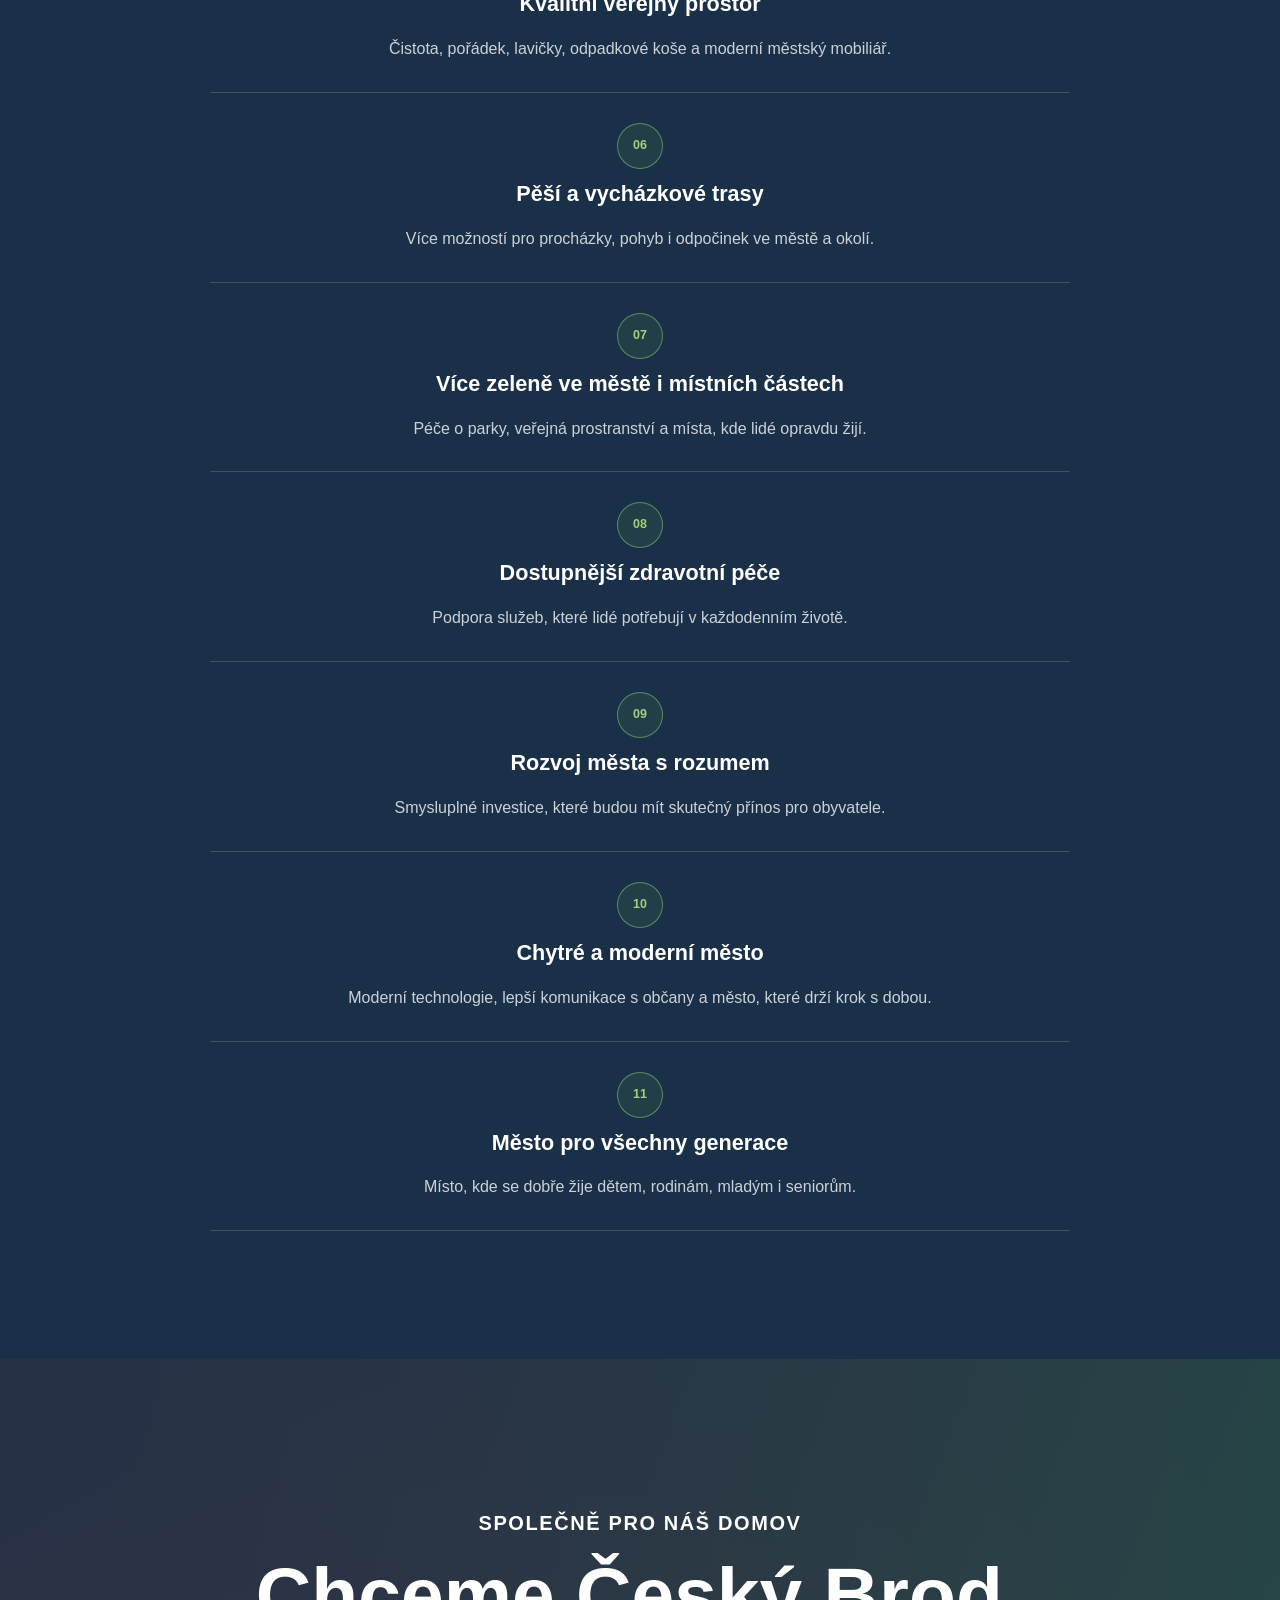
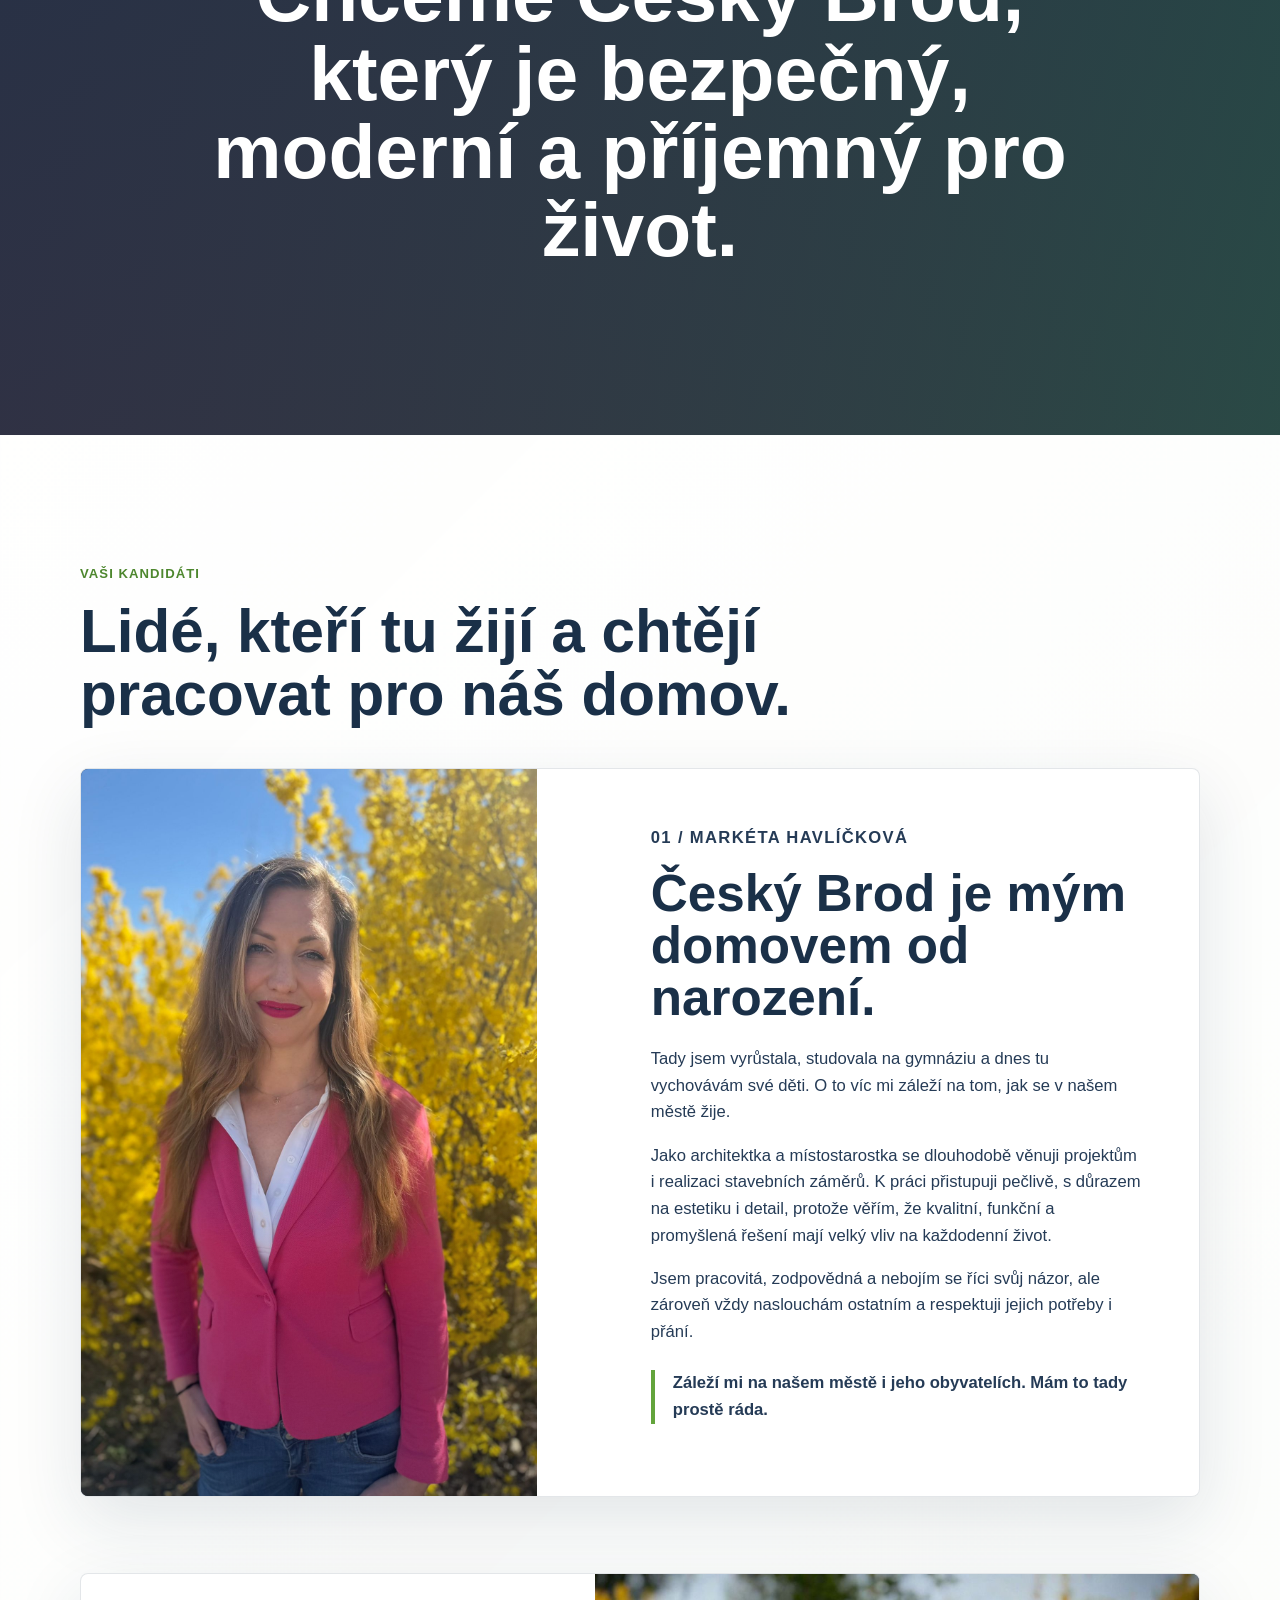
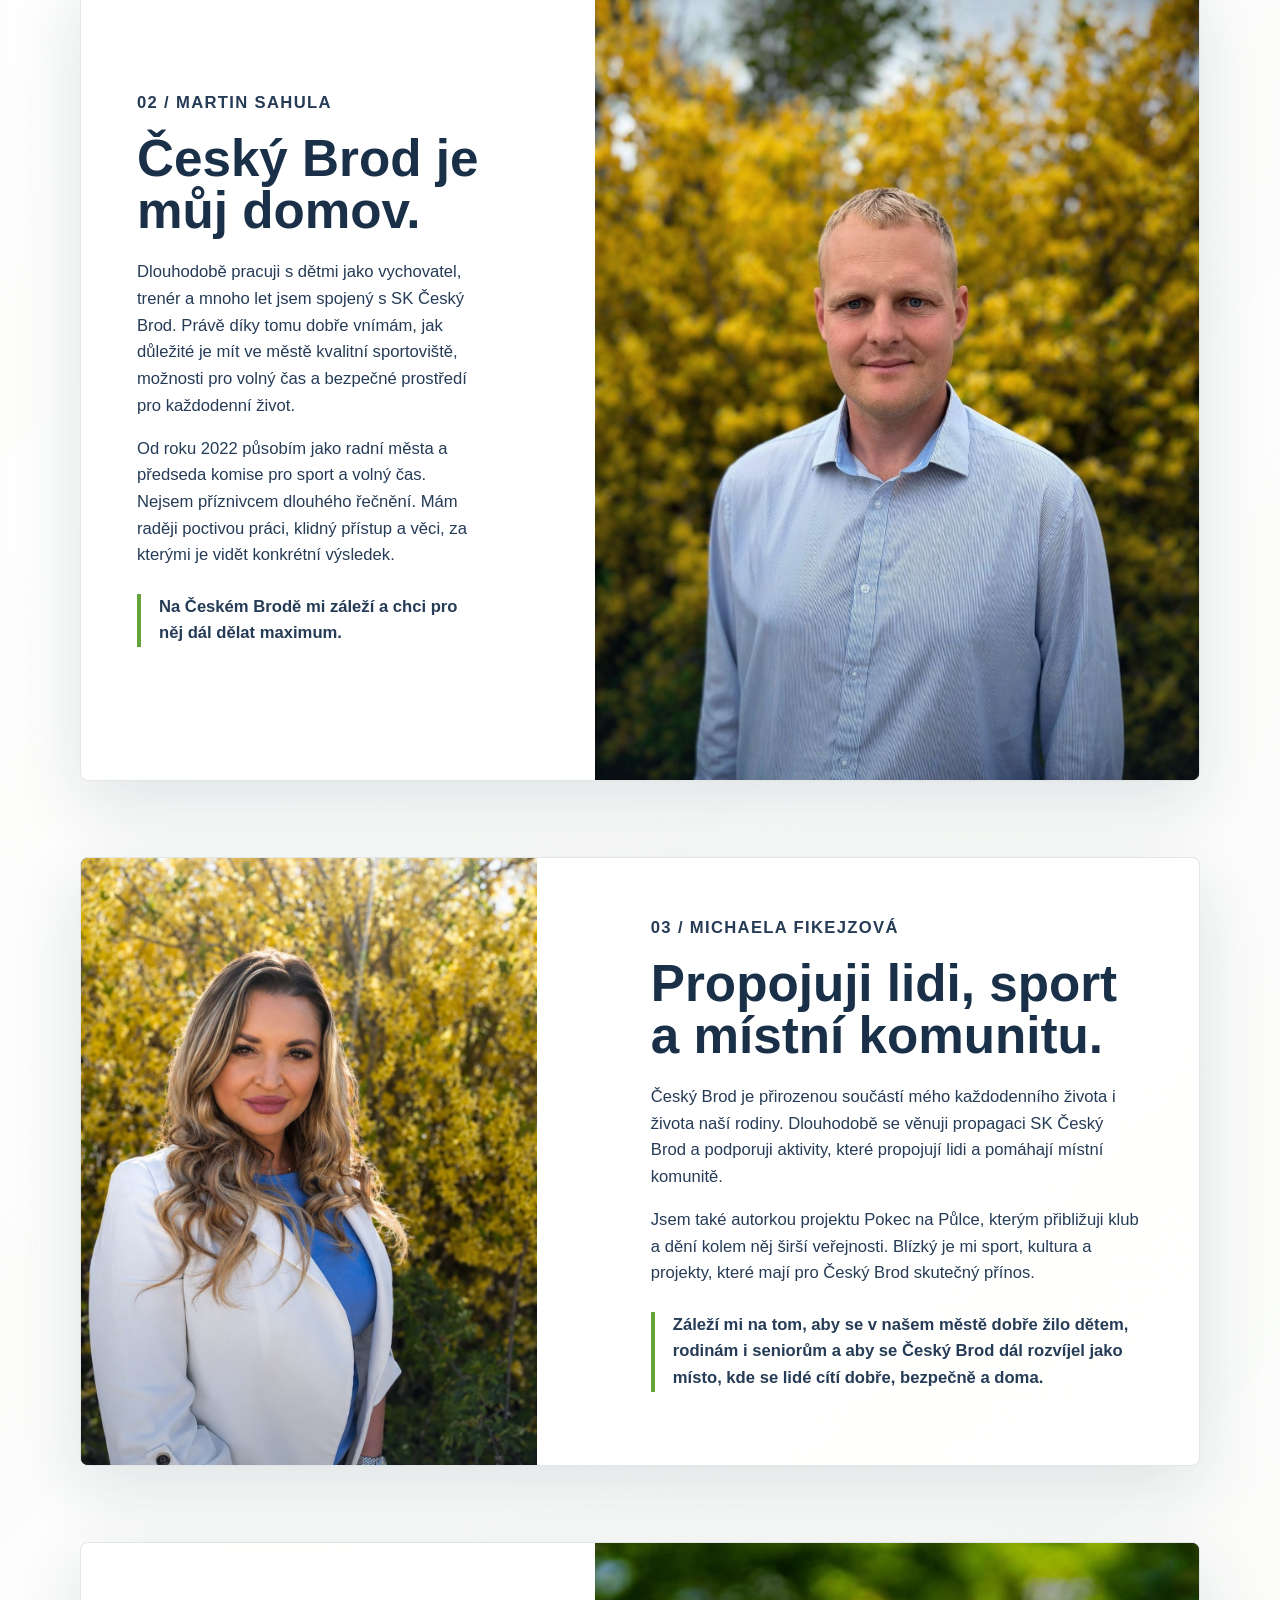
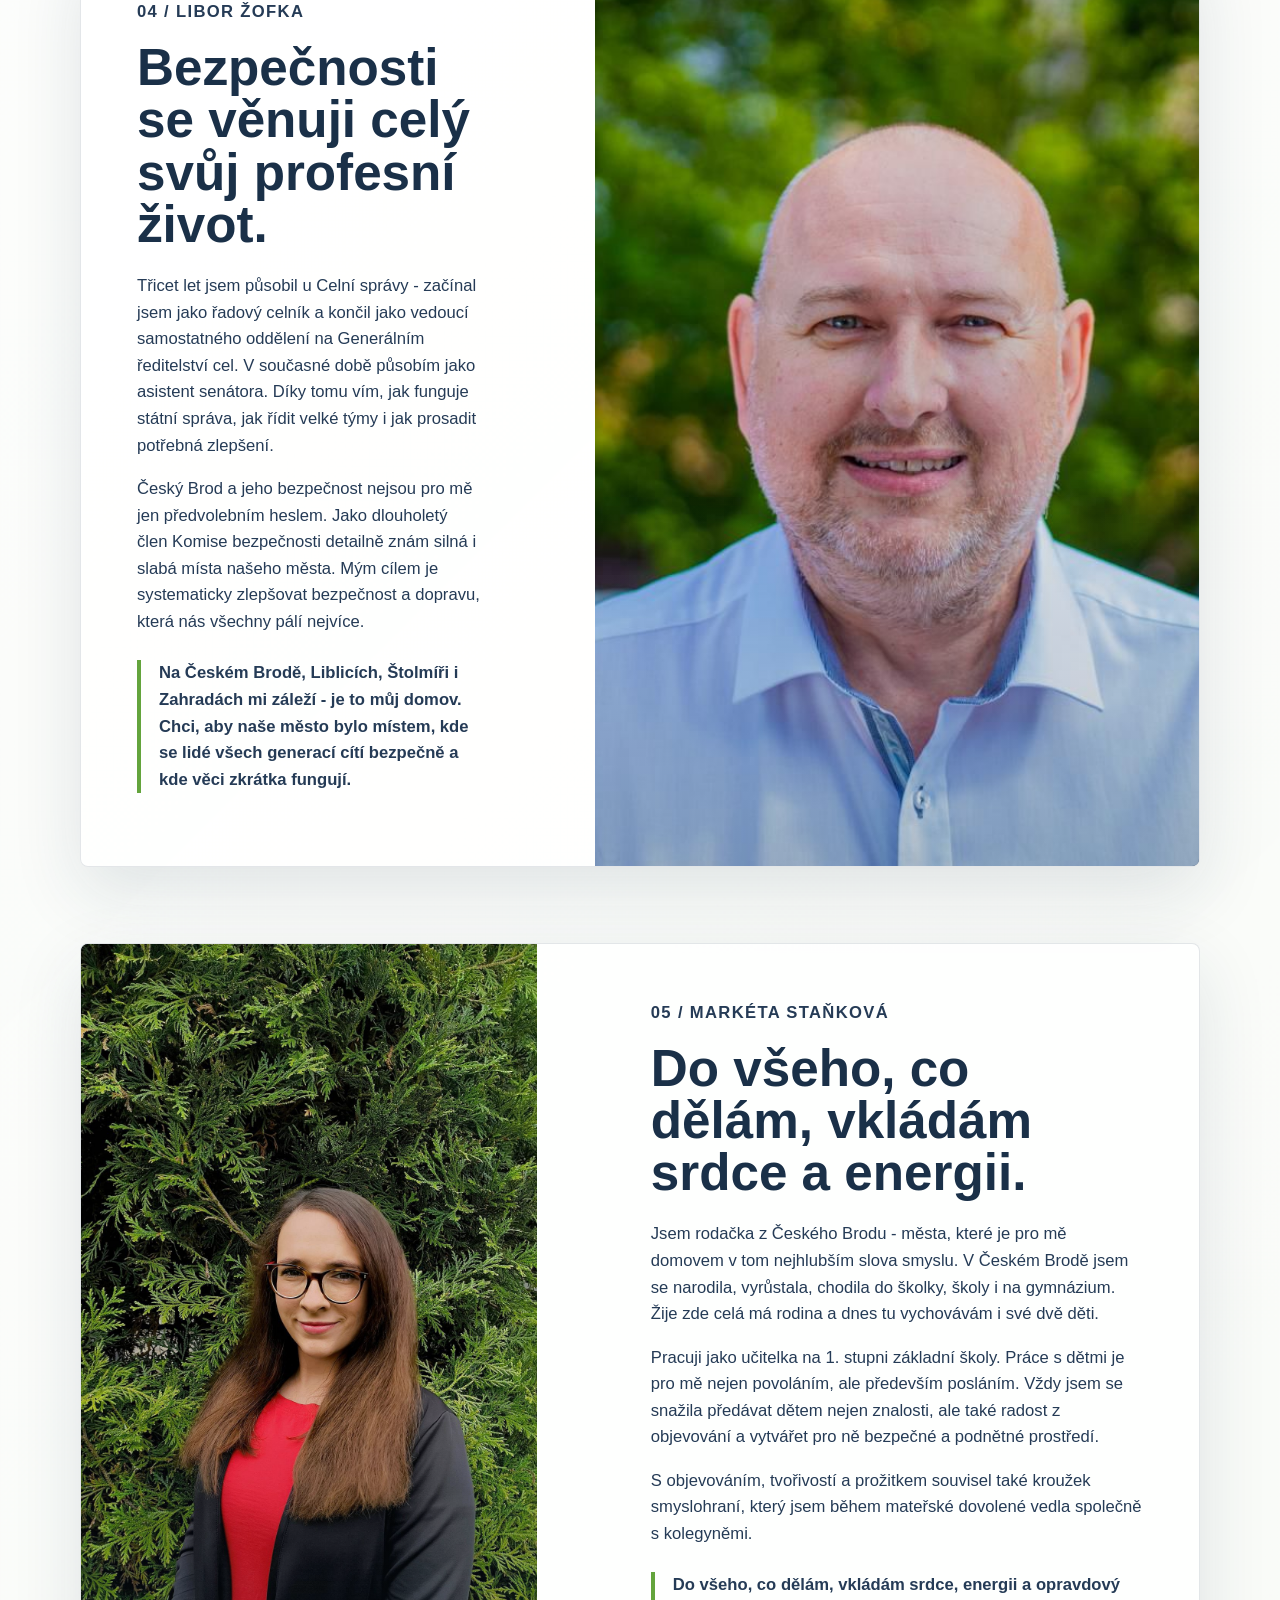
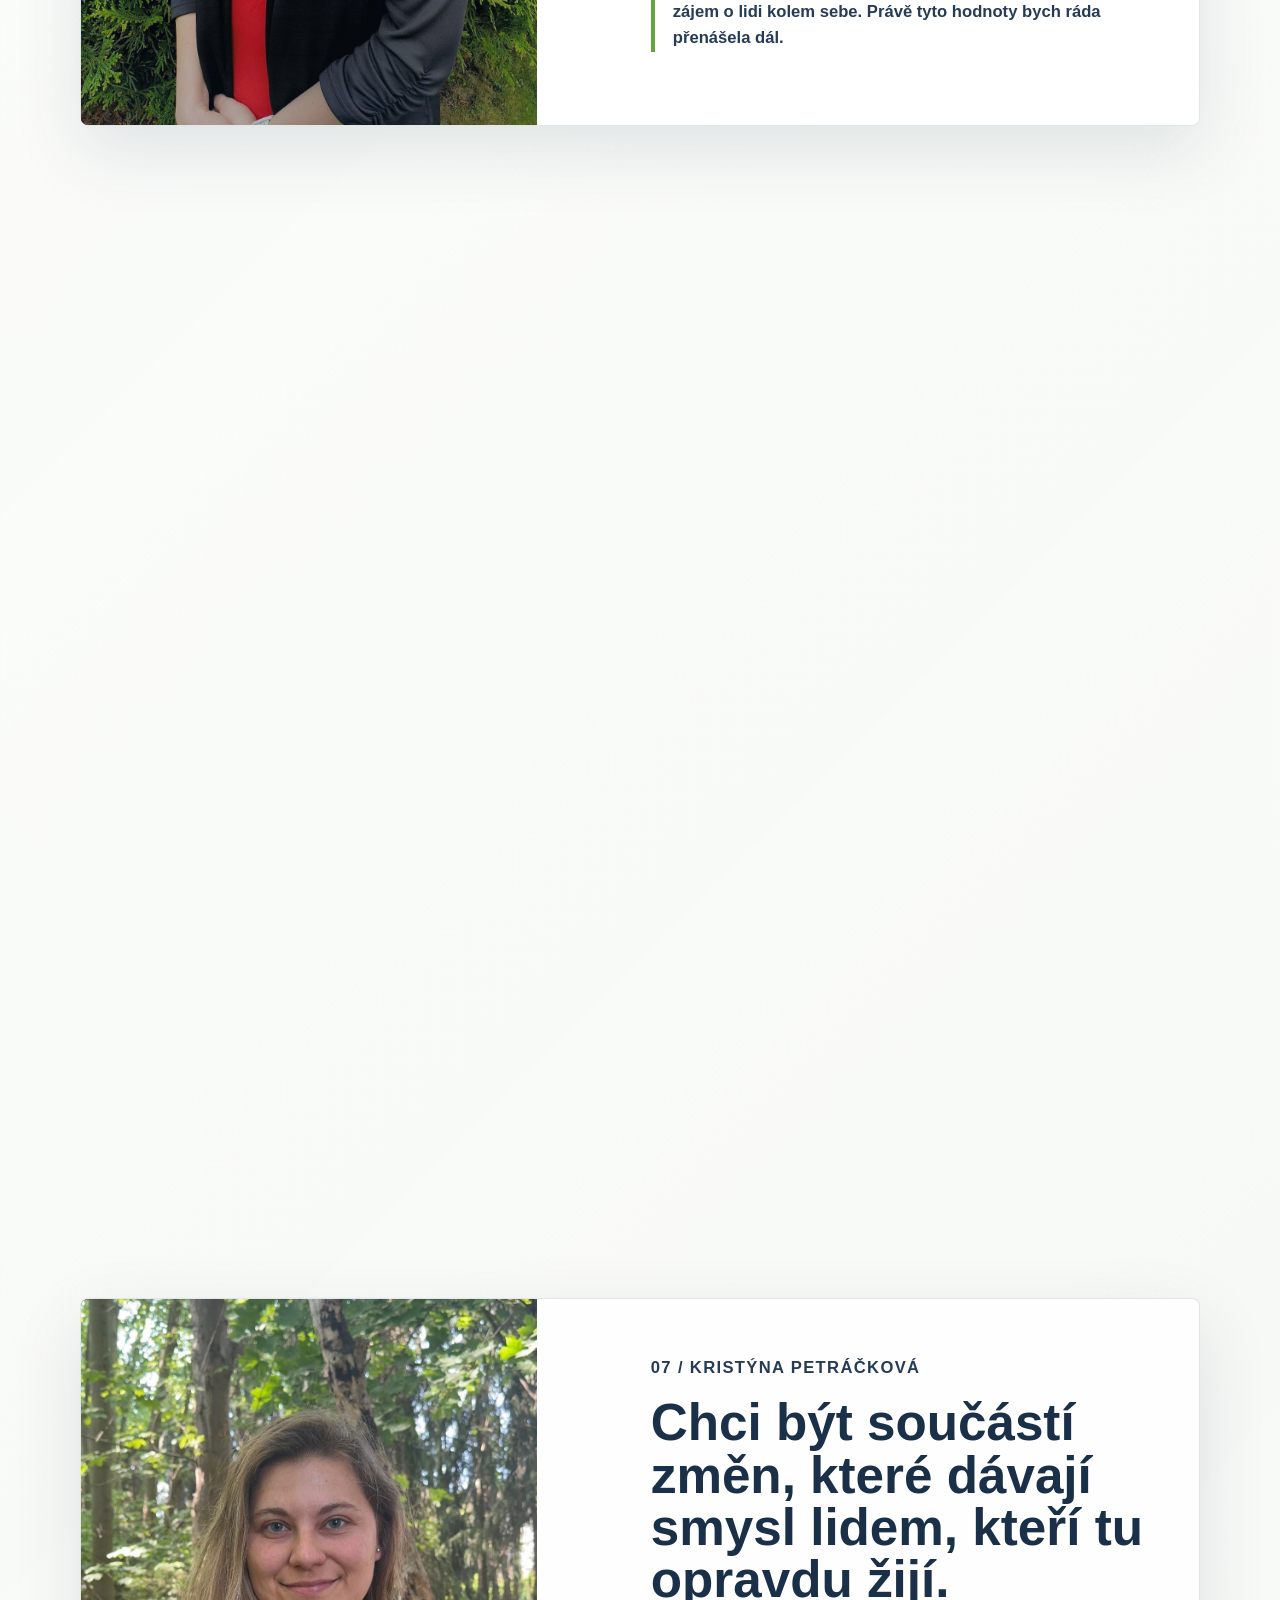
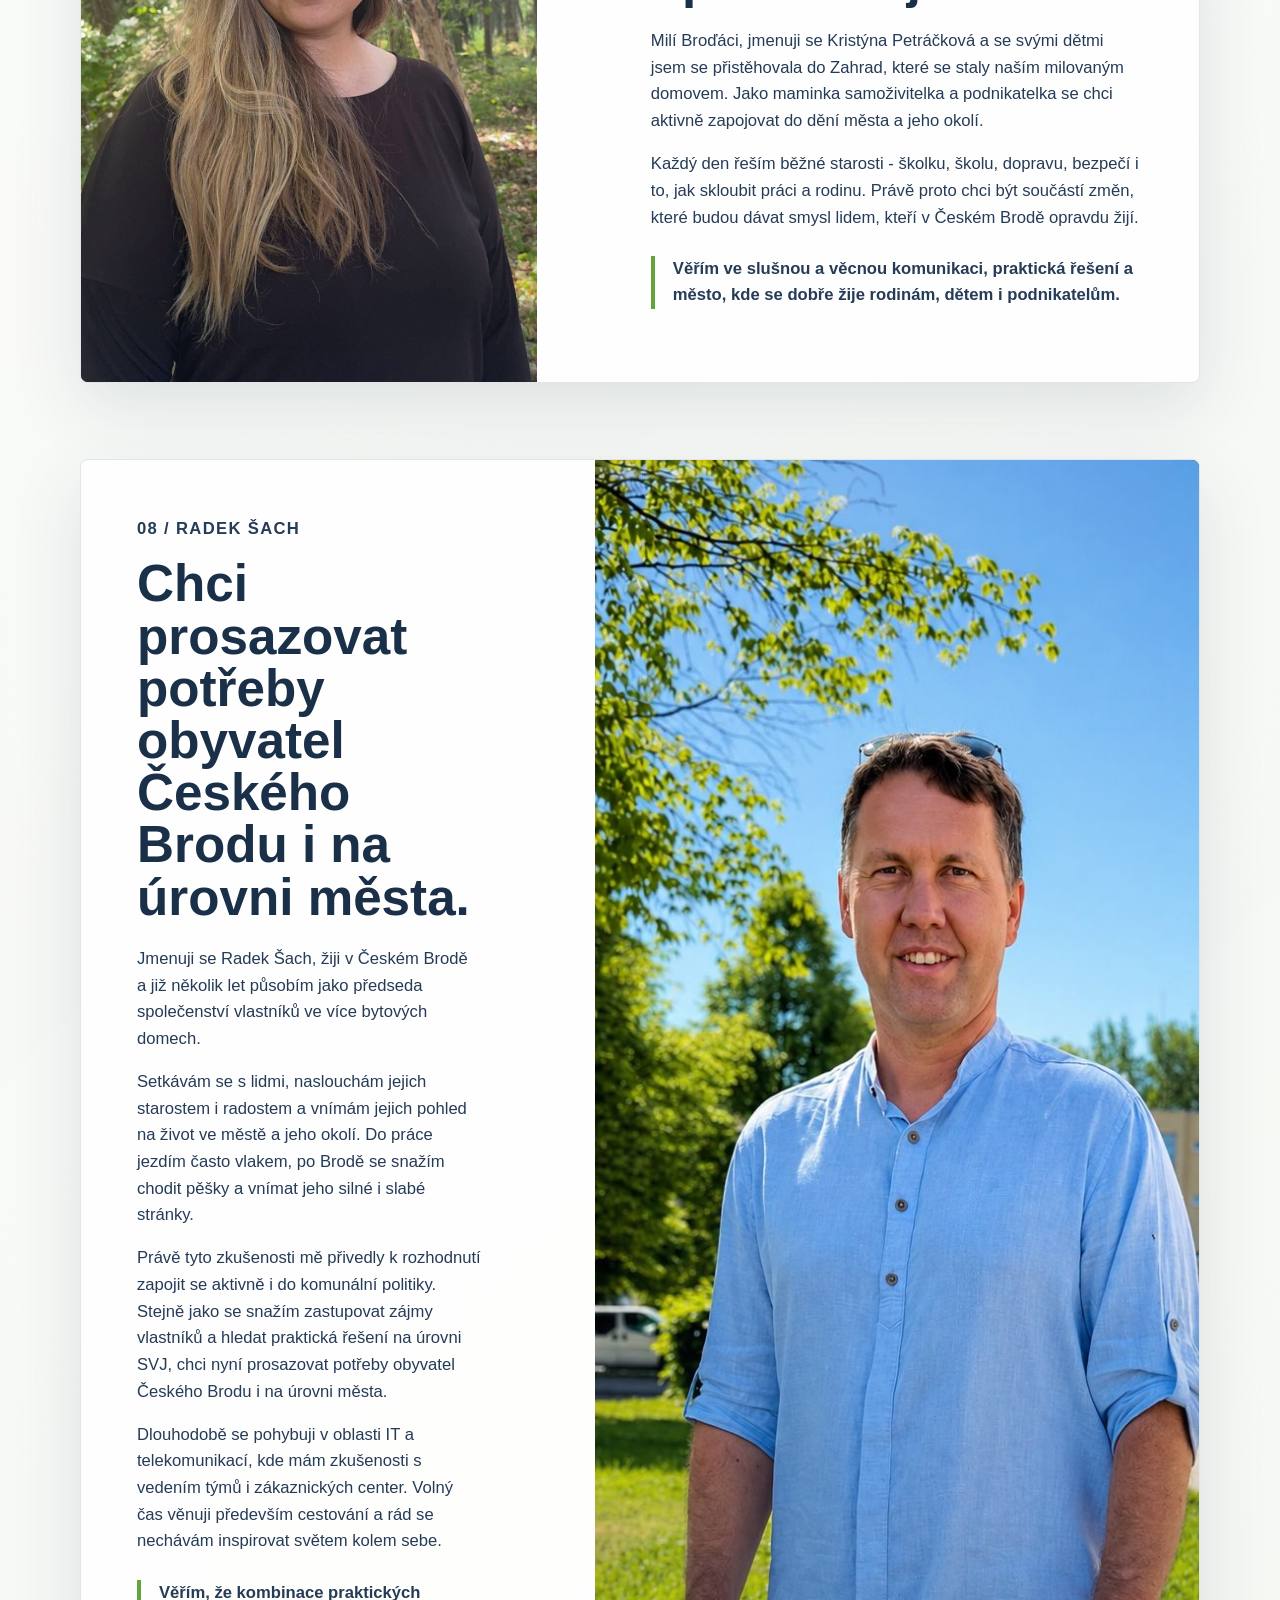
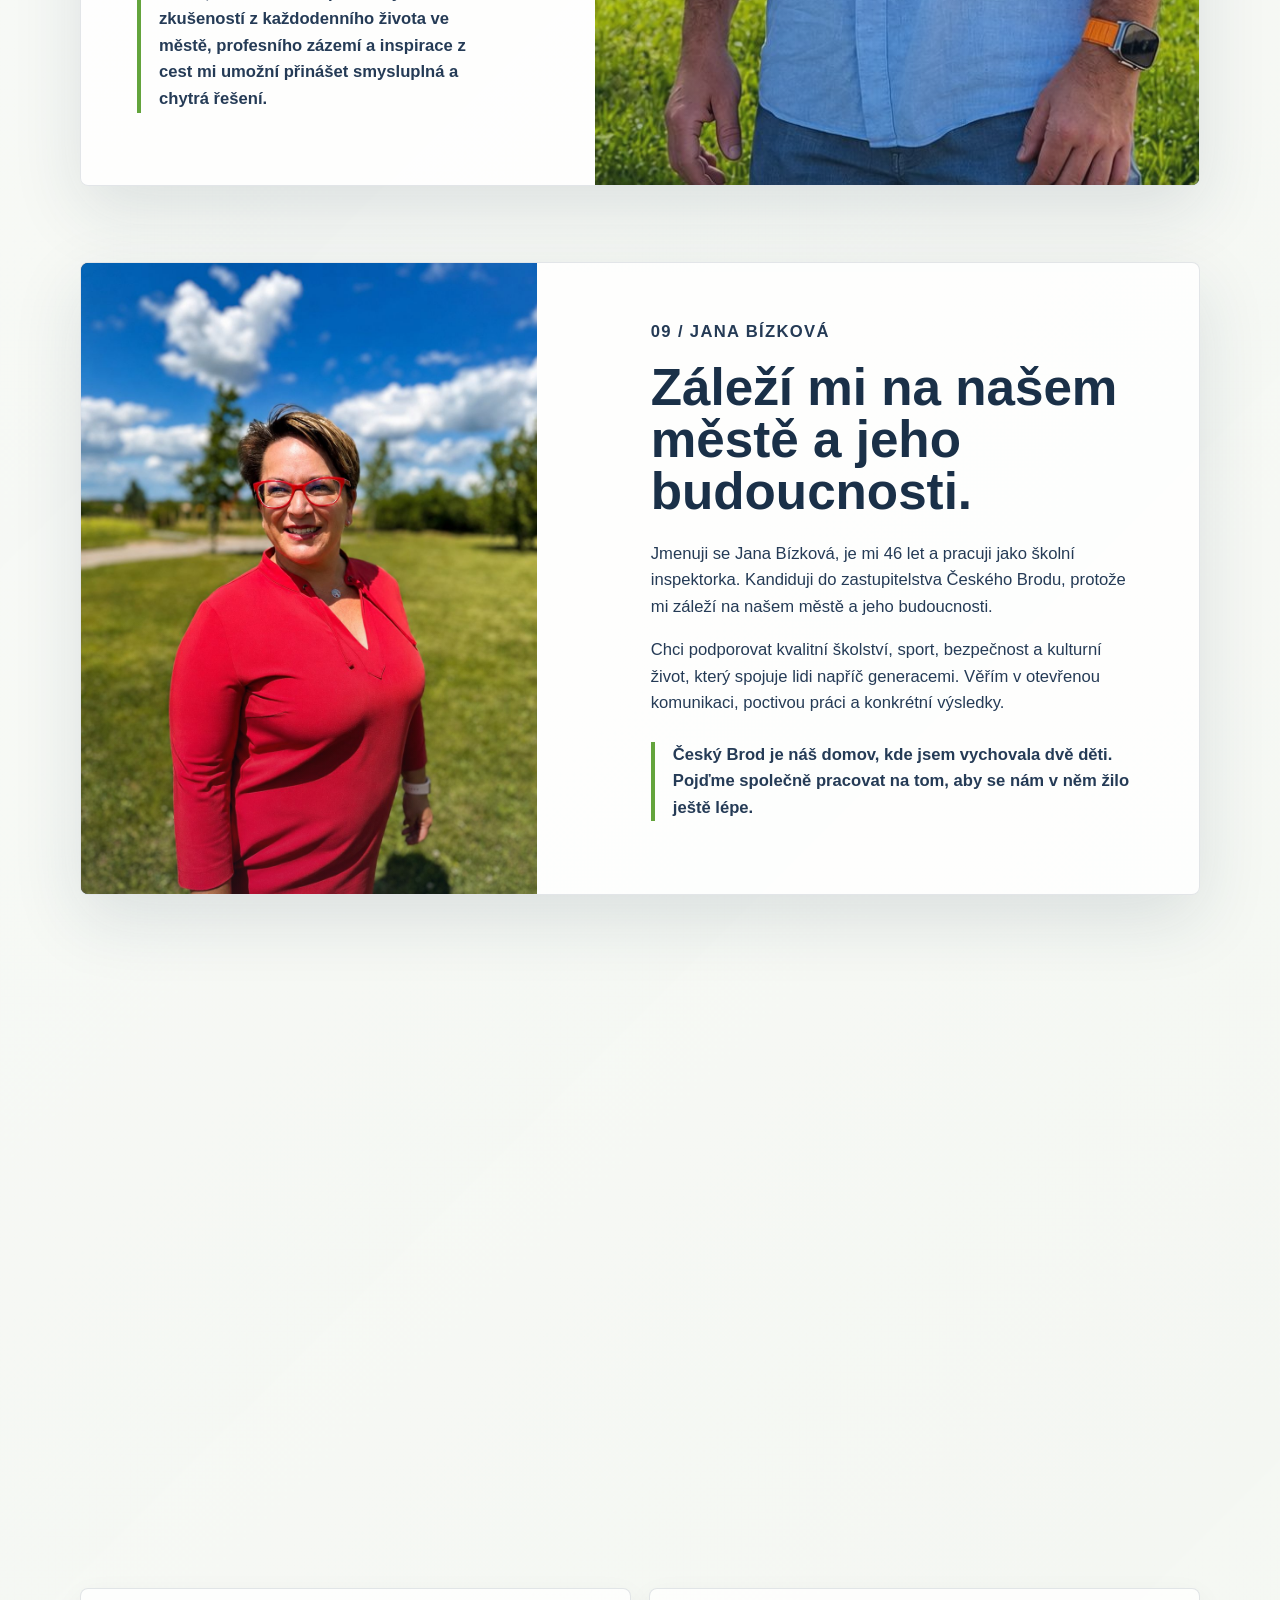
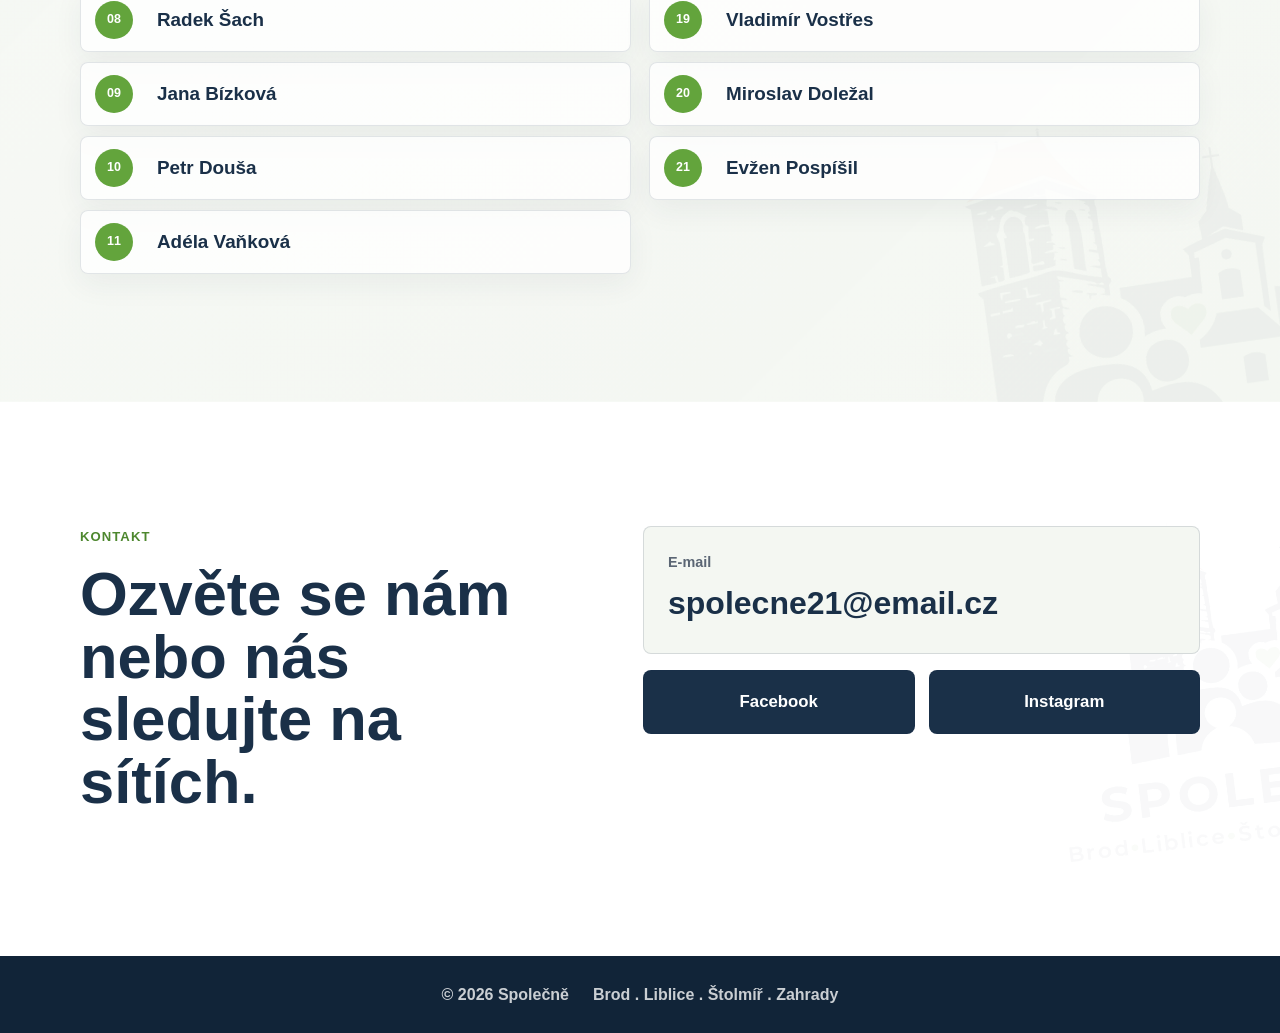
<file: web-template/index.html>
<!doctype html>
<html lang="cs">
<head>
  <meta charset="utf-8">
  <meta name="viewport" content="width=device-width, initial-scale=1">
  <meta name="description" content="Společně - nové sdružení nezávislých kandidátů pro Český Brod, Liblice, Štolmíř a Zahrady.">
  <title>Společně | Brod, Liblice, Štolmíř, Zahrady</title>
  <link rel="stylesheet" href="style.css?v=30">
</head>
<body>
  <header class="site-header" data-header>
    <a class="brand" href="#uvod" aria-label="Společně - úvod">
      <img src="logo-spolecne-transparent.png" alt="Společně">
    </a>

    <button class="nav-toggle" type="button" aria-label="Otevřít menu" aria-expanded="false" data-nav-toggle>
      <span></span>
      <span></span>
      <span></span>
    </button>

    <nav class="site-nav" aria-label="Hlavní navigace" data-nav>
      <a href="#onas">Kdo jsme</a>
      <a href="#priority">Priority</a>
      <a href="#kandidati">Kandidáti</a>
      <a href="#kontakt">Kontakt</a>
    </nav>
  </header>

  <main>
    <section class="hero" id="uvod">
      <div class="hero-art" aria-hidden="true">
        <span class="hero-mark hero-mark-one"></span>
        <span class="hero-mark hero-mark-two"></span>
      </div>

      <div class="hero-content reveal">
        <p class="kicker">Brod . Liblice . Štolmíř . Zahrady</p>
        <h1>Společně: Nová energie pro Brod i místní části!</h1>
        <p class="hero-lead">
          Jsme nové sdružení nezávislých kandidátů, kteří v Českém Brodě,
          Liblicích, Štolmíři i Zahradách opravdu žijí. Pracujeme tu,
          vychováváme děti a záleží nám na tom, jak se naše město rozvíjí.
        </p>
        <div class="hero-actions">
          <a class="button button-primary" href="#priority">Naše priority</a>
          <a class="button button-secondary" href="mailto:spolecne21@email.cz">Napište nám</a>
        </div>
      </div>

      <div class="hero-logo reveal">
        <img class="main-logo" src="logo-spolecne-transparent.png" alt="Logo Společně">
      </div>
    </section>

    <section class="intro-section" id="onas">
      <div class="section-shell two-column">
        <div class="section-heading reveal">
          <p class="kicker">Kdo jsme</p>
          <h2>Jeden tým pro všechny části našeho města.</h2>
        </div>
        <div class="intro-copy reveal">
          <p>
            Spojujeme zkušenosti, energii mladých i empatii. Jsme jeden tým pro
            všechny části našeho města.
          </p>
          <p>
            Těšíme se na setkání s vámi všemi i společnou práci pro náš domov.
          </p>
        </div>
      </div>
    </section>

    <section class="countdown-section" aria-label="Odpočet do voleb">
      <div class="section-shell countdown-shell reveal">
        <div class="countdown-copy">
          <p class="kicker">Volby začínají v pátek 9. října 2026 ve 14:00</p>
          <h2>Volby za</h2>
          <p>Čas běží. Společně můžeme dát Brodu, Liblicím, Štolmíři a Zahradám novou energii.</p>
        </div>

        <div class="countdown-grid" data-countdown aria-live="polite">
          <div class="countdown-item">
            <strong data-days>000</strong>
            <span>dnů</span>
          </div>
          <div class="countdown-item">
            <strong data-hours>00</strong>
            <span>hodin</span>
          </div>
          <div class="countdown-item">
            <strong data-minutes>00</strong>
            <span>minut</span>
          </div>
          <div class="countdown-item">
            <strong data-seconds>00</strong>
            <span>sekund</span>
          </div>
        </div>
      </div>
    </section>

    <section class="quick-priorities" aria-label="Krátký přehled priorit">
      <div class="ticker" data-ticker>
        <div class="ticker-track">
          <span>Bezpečné město</span>
          <span>Více sportovišť a hřišť</span>
          <span>Lepší doprava</span>
          <span>Opravené chodníky a silnice</span>
          <span>Kvalitní veřejný prostor</span>
          <span>Pěší a vycházkové trasy</span>
          <span>Více zeleně</span>
          <span>Dostupná zdravotní péče</span>
          <span>Chytré město</span>
          <span>Město pro všechny generace</span>
        </div>
      </div>
    </section>

    <section class="priorities-section" id="priority">
      <div class="section-shell">
        <div class="section-heading reveal">
          <p class="kicker">Naše priority pro Český Brod</p>
          <h2>Bezpečné, moderní a příjemné město pro každodenní život.</h2>
        </div>

        <div class="priority-grid">
          <article class="priority-card reveal">
            <span class="card-number">01</span>
            <h3>Bezpečné město pro každého</h3>
            <p>Větší důraz na pořádek, prevenci a spolupráci s městskou policií.</p>
          </article>
          <article class="priority-card reveal">
            <span class="card-number">02</span>
            <h3>Více sportovišť a hřišť</h3>
            <p>Kvalitní zázemí pro děti, mladé, rodiny i aktivní seniory.</p>
          </article>
          <article class="priority-card reveal">
            <span class="card-number">03</span>
            <h3>Lepší doprava ve městě</h3>
            <p>Bezpečnější a plynulejší doprava pro řidiče, chodce i cyklisty.</p>
          </article>
          <article class="priority-card reveal">
            <span class="card-number">04</span>
            <h3>Opravené chodníky a silnice</h3>
            <p>Město, které je upravené, funkční a příjemné pro každodenní život.</p>
          </article>
          <article class="priority-card reveal">
            <span class="card-number">05</span>
            <h3>Kvalitní veřejný prostor</h3>
            <p>Čistota, pořádek, lavičky, odpadkové koše a moderní městský mobiliář.</p>
          </article>
          <article class="priority-card reveal">
            <span class="card-number">06</span>
            <h3>Pěší a vycházkové trasy</h3>
            <p>Více možností pro procházky, pohyb i odpočinek ve městě a okolí.</p>
          </article>
          <article class="priority-card reveal">
            <span class="card-number">07</span>
            <h3>Více zeleně ve městě i místních částech</h3>
            <p>Péče o parky, veřejná prostranství a místa, kde lidé opravdu žijí.</p>
          </article>
          <article class="priority-card reveal">
            <span class="card-number">08</span>
            <h3>Dostupnější zdravotní péče</h3>
            <p>Podpora služeb, které lidé potřebují v každodenním životě.</p>
          </article>
          <article class="priority-card reveal">
            <span class="card-number">09</span>
            <h3>Rozvoj města s rozumem</h3>
            <p>Smysluplné investice, které budou mít skutečný přínos pro obyvatele.</p>
          </article>
          <article class="priority-card reveal">
            <span class="card-number">10</span>
            <h3>Chytré a moderní město</h3>
            <p>Moderní technologie, lepší komunikace s občany a město, které drží krok s dobou.</p>
          </article>
          <article class="priority-card priority-card-wide reveal">
            <span class="card-number">11</span>
            <h3>Město pro všechny generace</h3>
            <p>Místo, kde se dobře žije dětem, rodinám, mladým i seniorům.</p>
          </article>
        </div>
      </div>
    </section>

    <section class="statement-section">
      <div class="statement-inner reveal">
        <p class="kicker">Společně pro náš domov</p>
        <h2>Chceme Český Brod, který je bezpečný, moderní a příjemný pro život.</h2>
      </div>
    </section>

    <section class="candidates-section" id="kandidati">
      <div class="section-shell">
        <div class="section-heading reveal">
          <p class="kicker">Vaši kandidáti</p>
          <h2>Lidé, kteří tu žijí a chtějí pracovat pro náš domov.</h2>
        </div>

        <article class="candidate-profile reveal">
          <div class="candidate-photo">
            <img src="marketa.jpeg" alt="Markéta Havlíčková">
          </div>
          <div class="candidate-story">
            <p class="kicker">01 / Markéta Havlíčková</p>
            <h3>Český Brod je mým domovem od narození.</h3>
            <p>
              Tady jsem vyrůstala, studovala na gymnáziu a dnes tu vychovávám
              své děti. O to víc mi záleží na tom, jak se v našem městě žije.
            </p>
            <p>
              Jako architektka a místostarostka se dlouhodobě věnuji projektům
              i realizaci stavebních záměrů. K práci přistupuji pečlivě, s
              důrazem na estetiku i detail, protože věřím, že kvalitní,
              funkční a promyšlená řešení mají velký vliv na každodenní život.
            </p>
            <p>
              Jsem pracovitá, zodpovědná a nebojím se říci svůj názor, ale
              zároveň vždy naslouchám ostatním a respektuji jejich potřeby i
              přání.
            </p>
            <p class="candidate-signature">
              Záleží mi na našem městě i jeho obyvatelích. Mám to tady prostě ráda.
            </p>
          </div>
        </article>

        <article class="candidate-profile candidate-profile-alt reveal">
          <div class="candidate-photo">
            <img src="martin.jpeg" alt="Martin Sahula">
          </div>
          <div class="candidate-story">
            <p class="kicker">02 / Martin Sahula</p>
            <h3>Český Brod je můj domov.</h3>
            <p>
              Dlouhodobě pracuji s dětmi jako vychovatel, trenér a mnoho let
              jsem spojený s SK Český Brod. Právě díky tomu dobře vnímám, jak
              důležité je mít ve městě kvalitní sportoviště, možnosti pro volný
              čas a bezpečné prostředí pro každodenní život.
            </p>
            <p>
              Od roku 2022 působím jako radní města a předseda komise pro sport
              a volný čas. Nejsem příznivcem dlouhého řečnění. Mám raději
              poctivou práci, klidný přístup a věci, za kterými je vidět
              konkrétní výsledek.
            </p>
            <p class="candidate-signature">
              Na Českém Brodě mi záleží a chci pro něj dál dělat maximum.
            </p>
          </div>
        </article>

        <article class="candidate-profile reveal">
          <div class="candidate-photo">
            <img src="michaela.jpeg" alt="Michaela Fikejzová">
          </div>
          <div class="candidate-story">
            <p class="kicker">03 / Michaela Fikejzová</p>
            <h3>Propojuji lidi, sport a místní komunitu.</h3>
            <p>
              Český Brod je přirozenou součástí mého každodenního života i
              života naší rodiny. Dlouhodobě se věnuji propagaci SK Český Brod
              a podporuji aktivity, které propojují lidi a pomáhají místní
              komunitě.
            </p>
            <p>
              Jsem také autorkou projektu Pokec na Půlce, kterým přibližuji
              klub a dění kolem něj širší veřejnosti. Blízký je mi sport,
              kultura a projekty, které mají pro Český Brod skutečný přínos.
            </p>
            <p class="candidate-signature">
              Záleží mi na tom, aby se v našem městě dobře žilo dětem, rodinám
              i seniorům a aby se Český Brod dál rozvíjel jako místo, kde se
              lidé cítí dobře, bezpečně a doma.
            </p>
          </div>
        </article>

        <article class="candidate-profile candidate-profile-alt reveal">
          <div class="candidate-photo">
            <img src="libor.jpeg" alt="Libor Žofka">
          </div>
          <div class="candidate-story">
            <p class="kicker">04 / Libor Žofka</p>
            <h3>Bezpečnosti se věnuji celý svůj profesní život.</h3>
            <p>
              Třicet let jsem působil u Celní správy - začínal jsem jako řadový
              celník a končil jako vedoucí samostatného oddělení na Generálním
              ředitelství cel. V současné době působím jako asistent senátora.
              Díky tomu vím, jak funguje státní správa, jak řídit velké týmy i
              jak prosadit potřebná zlepšení.
            </p>
            <p>
              Český Brod a jeho bezpečnost nejsou pro mě jen předvolebním
              heslem. Jako dlouholetý člen Komise bezpečnosti detailně znám
              silná i slabá místa našeho města. Mým cílem je systematicky
              zlepšovat bezpečnost a dopravu, která nás všechny pálí nejvíce.
            </p>
            <p class="candidate-signature">
              Na Českém Brodě, Liblicích, Štolmíři i Zahradách mi záleží - je
              to můj domov. Chci, aby naše město bylo místem, kde se lidé všech
              generací cítí bezpečně a kde věci zkrátka fungují.
            </p>
          </div>
        </article>

        <article class="candidate-profile reveal">
          <div class="candidate-photo">
            <img src="marketastankova.jpeg" alt="Markéta Staňková">
          </div>
          <div class="candidate-story">
            <p class="kicker">05 / Markéta Staňková</p>
            <h3>Do všeho, co dělám, vkládám srdce a energii.</h3>
            <p>
              Jsem rodačka z Českého Brodu - města, které je pro mě domovem v
              tom nejhlubším slova smyslu. V Českém Brodě jsem se narodila,
              vyrůstala, chodila do školky, školy i na gymnázium. Žije zde celá
              má rodina a dnes tu vychovávám i své dvě děti.
            </p>
            <p>
              Pracuji jako učitelka na 1. stupni základní školy. Práce s dětmi
              je pro mě nejen povoláním, ale především posláním. Vždy jsem se
              snažila předávat dětem nejen znalosti, ale také radost z
              objevování a vytvářet pro ně bezpečné a podnětné prostředí.
            </p>
            <p>
              S objevováním, tvořivostí a prožitkem souvisel také kroužek
              smyslohraní, který jsem během mateřské dovolené vedla společně s
              kolegyněmi.
            </p>
            <p class="candidate-signature">
              Do všeho, co dělám, vkládám srdce, energii a opravdový zájem o
              lidi kolem sebe. Právě tyto hodnoty bych ráda přenášela dál.
            </p>
          </div>
        </article>

        <article class="candidate-profile candidate-profile-alt reveal">
          <div class="candidate-photo">
            <img src="davidzofka.jpeg" alt="David Žofka">
          </div>
          <div class="candidate-story">
            <p class="kicker">06 / David Žofka</p>
            <h3>Chci, aby se nám ve městě žilo lépe, bezpečněji a aktivněji.</h3>
            <p>
              Je mi 24 let a Český Brod je místem, na kterém mi opravdu záleží.
              Dlouhodobě se tady snažím přispívat k tomu, aby se nám ve městě
              žilo lépe, bezpečněji a aktivněji.
            </p>
            <p>
              Pracoval jsem jako učitel na základní škole, následně jako
              asistent europoslankyně a dnes působím jako ředitel kabinetu
              ministra pro sport, prevenci a zdraví. Zároveň organizuji letní
              dětské tábory.
            </p>
            <p>
              Od roku 2019 působím v komisi pro místní části a od roku 2022
              také v kontrolním výboru města. Společně s kolegy se snažíme
              posunout vznik bezpečné cesty mezi Českým Brodem a Štolmíří i
              lepší propojení Českého Brodu a Zahrad.
            </p>
            <p class="candidate-signature">
              Záleží mi na sportu, veřejně přístupných sportovištích a
              spolupráci města se spolky, organizacemi a podnikateli, kteří
              vytvářejí život v našem městě.
            </p>
          </div>
        </article>

        <article class="candidate-profile reveal">
          <div class="candidate-photo">
            <img src="kristynapetrackova.jpeg" alt="Kristýna Petráčková">
          </div>
          <div class="candidate-story">
            <p class="kicker">07 / Kristýna Petráčková</p>
            <h3>Chci být součástí změn, které dávají smysl lidem, kteří tu opravdu žijí.</h3>
            <p>
              Milí Broďáci, jmenuji se Kristýna Petráčková a se svými dětmi jsem se
              přistěhovala do Zahrad, které se staly naším milovaným domovem. Jako
              maminka samoživitelka a podnikatelka se chci aktivně zapojovat do dění
              města a jeho okolí.
            </p>
            <p>
              Každý den řeším běžné starosti - školku, školu, dopravu, bezpečí i to,
              jak skloubit práci a rodinu. Právě proto chci být součástí změn, které
              budou dávat smysl lidem, kteří v Českém Brodě opravdu žijí.
            </p>
            <p class="candidate-signature">
              Věřím ve slušnou a věcnou komunikaci, praktická řešení a město, kde se
              dobře žije rodinám, dětem i podnikatelům.
            </p>
          </div>
        </article>

        <article class="candidate-profile candidate-profile-alt reveal">
          <div class="candidate-photo">
            <img src="panvmodre.jpeg" alt="Radek Šach">
          </div>
          <div class="candidate-story">
            <p class="kicker">08 / Radek Šach</p>
            <h3>Chci prosazovat potřeby obyvatel Českého Brodu i na úrovni města.</h3>
            <p>
              Jmenuji se Radek Šach, žiji v Českém Brodě a již několik let působím
              jako předseda společenství vlastníků ve více bytových domech.
            </p>
            <p>
              Setkávám se s lidmi, naslouchám jejich starostem i radostem a vnímám
              jejich pohled na život ve městě a jeho okolí. Do práce jezdím často
              vlakem, po Brodě se snažím chodit pěšky a vnímat jeho silné i slabé
              stránky.
            </p>
            <p>
              Právě tyto zkušenosti mě přivedly k rozhodnutí zapojit se aktivně i do
              komunální politiky. Stejně jako se snažím zastupovat zájmy vlastníků a
              hledat praktická řešení na úrovni SVJ, chci nyní prosazovat potřeby
              obyvatel Českého Brodu i na úrovni města.
            </p>
            <p>
              Dlouhodobě se pohybuji v oblasti IT a telekomunikací, kde mám zkušenosti
              s vedením týmů i zákaznických center. Volný čas věnuji především
              cestování a rád se nechávám inspirovat světem kolem sebe.
            </p>
            <p class="candidate-signature">
              Věřím, že kombinace praktických zkušeností z každodenního života ve
              městě, profesního zázemí a inspirace z cest mi umožní přinášet
              smysluplná a chytrá řešení.
            </p>
          </div>
        </article>

        <article class="candidate-profile reveal">
          <div class="candidate-photo">
            <img src="jana.jpeg" alt="Jana Bízková">
          </div>
          <div class="candidate-story">
            <p class="kicker">09 / Jana Bízková</p>
            <h3>Záleží mi na našem městě a jeho budoucnosti.</h3>
            <p>
              Jmenuji se Jana Bízková, je mi 46 let a pracuji jako školní inspektorka.
              Kandiduji do zastupitelstva Českého Brodu, protože mi záleží na našem
              městě a jeho budoucnosti.
            </p>
            <p>
              Chci podporovat kvalitní školství, sport, bezpečnost a kulturní život,
              který spojuje lidi napříč generacemi. Věřím v otevřenou komunikaci,
              poctivou práci a konkrétní výsledky.
            </p>
            <p class="candidate-signature">
              Český Brod je náš domov, kde jsem vychovala dvě děti. Pojďme společně
              pracovat na tom, aby se nám v něm žilo ještě lépe.
            </p>
          </div>
        </article>

        <div class="candidate-list-heading reveal">
          <p class="kicker">Kandidátka Společně</p>
          <h3>Celý tým</h3>
        </div>

        <div class="candidate-grid">
          <div class="candidate-column">
            <article class="candidate reveal"><span>01</span><strong>Markéta Havlíčková</strong></article>
            <article class="candidate reveal"><span>02</span><strong>Martin Sahula</strong></article>
            <article class="candidate reveal"><span>03</span><strong>Michaela Fikejzová</strong></article>
            <article class="candidate reveal"><span>04</span><strong>Libor Žofka</strong></article>
            <article class="candidate reveal"><span>05</span><strong>Markéta Staňková</strong></article>
            <article class="candidate reveal"><span>06</span><strong>David Žofka</strong></article>
            <article class="candidate reveal"><span>07</span><strong>Kristýna Petráčková</strong></article>
            <article class="candidate reveal"><span>08</span><strong>Radek Šach</strong></article>
            <article class="candidate reveal"><span>09</span><strong>Jana Bízková</strong></article>
            <article class="candidate reveal"><span>10</span><strong>Petr Douša</strong></article>
            <article class="candidate reveal"><span>11</span><strong>Adéla Vaňková</strong></article>
          </div>
          <div class="candidate-column">
            <article class="candidate reveal"><span>12</span><strong>David Fikejz</strong></article>
            <article class="candidate reveal"><span>13</span><strong>Anna Thothová</strong></article>
            <article class="candidate reveal"><span>14</span><strong>Miroslav Siegert</strong></article>
            <article class="candidate reveal"><span>15</span><strong>Jan Vokáč</strong></article>
            <article class="candidate reveal"><span>16</span><strong>David Bízek</strong></article>
            <article class="candidate reveal"><span>17</span><strong>Marek Šubert</strong></article>
            <article class="candidate reveal"><span>18</span><strong>David Kubelka</strong></article>
            <article class="candidate reveal"><span>19</span><strong>Vladimír Vostřes</strong></article>
            <article class="candidate reveal"><span>20</span><strong>Miroslav Doležal</strong></article>
            <article class="candidate reveal"><span>21</span><strong>Evžen Pospíšil</strong></article>
          </div>
        </div>
      </div>
    </section>

    <section class="contact-section" id="kontakt">
      <div class="section-shell two-column">
        <div class="section-heading reveal">
          <p class="kicker">Kontakt</p>
          <h2>Ozvěte se nám nebo nás sledujte na sítích.</h2>
        </div>

        <div class="contact-panel reveal">
          <a class="contact-link" href="mailto:spolecne21@email.cz">
            <span>E-mail</span>
            <strong>spolecne21@email.cz</strong>
          </a>
          <div class="social-row">
            <a href="https://www.facebook.com/profile.php?id=61573410245262" target="_blank" rel="noreferrer">Facebook</a>
            <a href="https://www.instagram.com/spolecnedovoleb/" target="_blank" rel="noreferrer">Instagram</a>
          </div>
        </div>
      </div>
    </section>
  </main>

  <footer class="site-footer">
    <span>© 2026 Společně</span>
    <span>Brod . Liblice . Štolmíř . Zahrady</span>
  </footer>

  <script src="script.js"></script>
</body>
</html>
</file>
<file: style.css>
:root {
  --navy: #1a3048;
  --navy-2: #253b56;
  --green: #63a43c;
  --green-dark: #4d872e;
  --red: #d63d25;
  --ink: #182334;
  --muted: #5b6674;
  --paper: #ffffff;
  --mist: #f4f7f2;
  --line: rgba(26, 48, 72, 0.14);
  --shadow: 0 24px 70px rgba(26, 48, 72, 0.16);
  --ease: cubic-bezier(.2,.8,.2,1);
}

* {
  box-sizing: border-box;
}

html {
  scroll-behavior: smooth;
}

body {
  margin: 0;
  font-family: Arial, "Helvetica Neue", sans-serif;
  color: var(--ink);
  background: var(--mist);
  line-height: 1.6;
}

body.nav-open {
  overflow: hidden;
}

a {
  color: inherit;
  text-decoration: none;
}

img {
  display: block;
  max-width: 100%;
}

.site-header {
  position: fixed;
  top: 18px;
  left: 50%;
  z-index: 20;
  width: min(1120px, calc(100% - 32px));
  display: flex;
  align-items: center;
  justify-content: space-between;
  gap: 22px;
  padding: 10px 12px;
  border: 1px solid rgba(255, 255, 255, 0.72);
  border-radius: 999px;
  background: rgba(255, 255, 255, 0.84);
  box-shadow: 0 14px 42px rgba(26, 48, 72, 0.14);
  backdrop-filter: blur(18px);
  transform: translateX(-50%);
  transition: box-shadow 180ms ease, background 180ms ease, top 180ms ease;
}

.site-header.is-scrolled {
  top: 10px;
  background: rgba(255, 255, 255, 0.94);
  box-shadow: 0 18px 48px rgba(26, 48, 72, 0.18);
}

.brand {
  display: inline-flex;
  align-items: center;
  min-width: 88px;
}

.brand img {
  width: 94px;
  height: 52px;
  object-fit: contain;
}

.site-nav {
  display: flex;
  align-items: center;
  gap: 8px;
}

.site-nav a {
  padding: 10px 15px;
  border-radius: 999px;
  color: var(--navy);
  font-size: 0.95rem;
  font-weight: 800;
  transition: color 160ms ease, background 160ms ease;
}

.site-nav a:hover,
.site-nav a.is-active {
  color: var(--green-dark);
  background: rgba(99, 164, 60, 0.12);
}

.nav-toggle {
  display: none;
  width: 44px;
  height: 44px;
  border: 0;
  border-radius: 50%;
  background: var(--navy);
  cursor: pointer;
}

.nav-toggle span {
  display: block;
  width: 18px;
  height: 2px;
  margin: 4px auto;
  border-radius: 2px;
  background: var(--paper);
}

.hero {
  position: relative;
  min-height: 100svh;
  display: grid;
  grid-template-columns: minmax(0, 1.05fr) minmax(280px, 0.95fr);
  align-items: center;
  gap: clamp(34px, 6vw, 86px);
  padding: 132px max(24px, calc((100vw - 1180px) / 2)) 68px;
  overflow: hidden;
  background:
    linear-gradient(115deg, rgba(255,255,255,0.96) 0%, rgba(244,247,242,0.9) 52%, rgba(227,238,220,0.88) 100%),
    var(--mist);
}

.hero::after {
  content: "";
  position: absolute;
  right: -18vw;
  bottom: -42vw;
  width: 72vw;
  aspect-ratio: 1;
  border-radius: 50%;
  border: 70px solid rgba(99, 164, 60, 0.1);
  pointer-events: none;
}

.hero-art {
  position: absolute;
  inset: 0;
  pointer-events: none;
  overflow: hidden;
}

.hero-mark {
  position: absolute;
  width: clamp(360px, 48vw, 760px);
  aspect-ratio: 1;
  background: url("logo-spolecne-transparent.png") center / contain no-repeat;
  opacity: 0.045;
  filter: saturate(0.85);
  transform-origin: center;
  animation: float-mark 16s var(--ease) infinite alternate;
}

.hero-mark-one {
  right: -13vw;
  top: 2vh;
  transform: rotate(-8deg);
}

.hero-mark-two {
  left: -18vw;
  bottom: -20vh;
  width: clamp(320px, 38vw, 620px);
  opacity: 0.035;
  transform: rotate(12deg);
  animation-delay: -6s;
}

.hero-content {
  position: relative;
  z-index: 1;
  max-width: 720px;
}

.kicker {
  margin: 0 0 16px;
  color: var(--green-dark);
  font-size: 0.82rem;
  font-weight: 900;
  letter-spacing: 0.08em;
  text-transform: uppercase;
}

h1,
h2,
h3,
p {
  margin-top: 0;
}

h1 {
  margin-bottom: 24px;
  color: var(--navy);
  font-size: clamp(3.1rem, 7vw, 6.85rem);
  line-height: 0.95;
  letter-spacing: 0;
}

h2 {
  margin-bottom: 18px;
  color: var(--navy);
  font-size: clamp(2.1rem, 4.8vw, 4.5rem);
  line-height: 1.02;
  letter-spacing: 0;
}

h3 {
  color: var(--navy);
  font-size: 1.25rem;
  line-height: 1.2;
}

.hero-lead {
  max-width: 640px;
  color: #324154;
  font-size: clamp(1.08rem, 2vw, 1.35rem);
}

.hero-actions {
  display: flex;
  flex-wrap: wrap;
  gap: 12px;
  margin-top: 34px;
}

.button {
  display: inline-flex;
  align-items: center;
  justify-content: center;
  min-height: 52px;
  padding: 0 22px;
  border-radius: 999px;
  font-weight: 900;
  transition: transform 160ms ease, box-shadow 160ms ease, background 160ms ease;
}

.button:hover {
  transform: translateY(-2px);
}

.button-primary {
  color: var(--paper);
  background: var(--green);
  box-shadow: 0 18px 36px rgba(99, 164, 60, 0.3);
}

.button-secondary {
  color: var(--navy);
  background: var(--paper);
  border: 1px solid var(--line);
}

.hero-logo {
  position: relative;
  z-index: 1;
  display: grid;
  place-items: center;
  min-height: clamp(250px, 35vw, 380px);
  padding: clamp(4px, 1.5vw, 18px);
  border-radius: 8px;
  background: transparent;
  box-shadow: none;
  overflow: visible;
}

.main-logo {
  position: relative;
  z-index: 2;
  width: 100%;
  max-width: 500px;
  max-height: 66vh;
  object-fit: contain;
  filter: drop-shadow(0 18px 28px rgba(26, 48, 72, 0.12));
}

.section-shell {
  width: min(1120px, calc(100% - 40px));
  margin: 0 auto;
}

.two-column {
  display: grid;
  grid-template-columns: minmax(0, 0.85fr) minmax(0, 1fr);
  gap: clamp(30px, 7vw, 96px);
  align-items: start;
}

.intro-section,
.contact-section {
  position: relative;
  padding: clamp(72px, 10vw, 124px) 0;
  background: var(--paper);
  overflow: hidden;
}

.intro-section::before,
.contact-section::before {
  content: "";
  position: absolute;
  right: max(-180px, -12vw);
  top: 50%;
  width: clamp(280px, 30vw, 480px);
  aspect-ratio: 1;
  background: url("logo-spolecne-transparent.png") center / contain no-repeat;
  opacity: 0.035;
  transform: translateY(-50%) rotate(-7deg);
}

.intro-section .two-column {
  grid-template-columns: 1fr;
  max-width: 900px;
  text-align: center;
}

.intro-section .section-heading {
  max-width: 760px;
  margin: 0 auto;
}

.intro-section .section-heading h2 {
  font-size: clamp(2.5rem, 4.7vw, 4.6rem);
  line-height: 1.05;
}

.intro-copy {
  max-width: 720px;
  margin: 0 auto;
  color: var(--navy-2);
  font-size: clamp(1.12rem, 2vw, 1.45rem);
  font-weight: 650;
}

.intro-copy p:last-child,
.statement-inner p:last-child {
  margin-bottom: 0;
}

.countdown-section {
  position: relative;
  padding: clamp(42px, 7vw, 76px) 0;
  background:
    linear-gradient(135deg, rgba(26, 48, 72, 0.96), rgba(26, 48, 72, 0.9)),
    linear-gradient(90deg, var(--green), var(--red));
  color: var(--paper);
  overflow: hidden;
}

.countdown-section::before {
  content: "";
  position: absolute;
  inset: auto -8vw -22vw auto;
  width: clamp(300px, 38vw, 600px);
  aspect-ratio: 1;
  background: url("logo-spolecne-transparent.png") center / contain no-repeat;
  opacity: 0.045;
  transform: rotate(9deg);
}

.countdown-shell {
  display: grid;
  grid-template-columns: minmax(0, 0.85fr) minmax(0, 1.15fr);
  gap: clamp(26px, 5vw, 64px);
  align-items: center;
}

.countdown-copy .kicker,
.countdown-copy h2 {
  color: var(--paper);
}

.countdown-copy h2 {
  margin-bottom: 10px;
  font-size: clamp(2.4rem, 6vw, 5.8rem);
}

.countdown-copy p:last-child {
  max-width: 520px;
  margin-bottom: 0;
  color: rgba(255, 255, 255, 0.78);
  font-size: 1.08rem;
}

.countdown-grid {
  display: grid;
  grid-template-columns: repeat(4, minmax(0, 1fr));
  gap: 10px;
  align-items: stretch;
}

.countdown-item {
  display: grid;
  grid-template-rows: 1fr auto;
  gap: 10px;
  min-height: 126px;
  min-width: 0;
  padding: 20px 10px 18px;
  place-items: center;
  border: 1px solid rgba(255, 255, 255, 0.16);
  border-radius: 8px;
  background: rgba(255, 255, 255, 0.08);
  box-shadow: inset 0 1px 0 rgba(255, 255, 255, 0.08);
}

.countdown-item strong {
  display: block;
  width: 100%;
  color: var(--paper);
  font-size: clamp(2rem, 4.8vw, 4rem);
  line-height: 1;
  font-weight: 900;
  font-variant-numeric: tabular-nums;
  text-align: center;
}

.countdown-item span {
  display: block;
  width: 100%;
  color: #9fd181;
  font-size: 0.82rem;
  font-weight: 900;
  letter-spacing: 0.08em;
  line-height: 1.2;
  text-align: center;
  text-transform: uppercase;
}

.quick-priorities {
  padding: 0;
  background: var(--navy);
  color: var(--paper);
  overflow: hidden;
}

.ticker {
  display: flex;
  width: 100%;
  overflow: hidden;
}

.ticker-track {
  display: flex;
  gap: 12px;
  min-width: max-content;
  padding: 18px 12px;
  animation: ticker 38s linear infinite;
}

.ticker-track span {
  display: inline-flex;
  align-items: center;
  min-height: 42px;
  padding: 0 18px;
  border-radius: 999px;
  background: rgba(255, 255, 255, 0.09);
  color: var(--paper);
  font-weight: 850;
  white-space: nowrap;
}

.ticker-track span:nth-child(3n) {
  background: rgba(99, 164, 60, 0.28);
}

.ticker-track span:nth-child(4n) {
  background: rgba(214, 61, 37, 0.24);
}

.priorities-section {
  position: relative;
  padding: clamp(78px, 10vw, 132px) 0;
  background: var(--navy);
  color: var(--paper);
  overflow: hidden;
}

.priorities-section::after {
  content: "";
  position: absolute;
  right: -12vw;
  top: 80px;
  width: clamp(360px, 42vw, 680px);
  aspect-ratio: 1;
  background: url("logo-spolecne-transparent.png") center / contain no-repeat;
  opacity: 0.04;
  transform: rotate(-8deg);
  pointer-events: none;
}

.priorities-section h2,
.priorities-section h3,
.priorities-section .kicker {
  color: var(--paper);
}

.priorities-section .section-heading {
  position: relative;
  z-index: 1;
  max-width: 900px;
  margin: 0 auto 52px;
  text-align: center;
}

.priority-grid {
  position: relative;
  z-index: 1;
  display: grid;
  grid-template-columns: 1fr;
  gap: 0;
  max-width: 860px;
  margin: 0 auto;
  border-top: 1px solid rgba(255, 255, 255, 0.16);
}

.priority-card {
  display: grid;
  grid-template-columns: 1fr;
  justify-items: center;
  gap: 12px;
  min-height: 0;
  padding: 30px 20px;
  border: 0;
  border-bottom: 1px solid rgba(255, 255, 255, 0.16);
  border-radius: 0;
  background: transparent;
  transition: border-color 180ms ease;
  text-align: center;
}

.priority-card:hover {
  border-color: rgba(159, 209, 129, 0.72);
}

.priority-card-wide {
  grid-column: auto;
}

.card-number {
  display: inline-grid;
  place-items: center;
  width: 46px;
  height: 46px;
  margin: 0;
  border: 1px solid rgba(159, 209, 129, 0.5);
  border-radius: 50%;
  background: rgba(99, 164, 60, 0.12);
  color: #9fd181;
  font-size: 0.78rem;
  font-weight: 900;
  letter-spacing: 0;
}

.priority-card h3 {
  margin-bottom: 8px;
  font-size: clamp(1.08rem, 2vw, 1.35rem);
}

.priority-card p {
  margin-bottom: 0;
  max-width: 640px;
  color: rgba(255, 255, 255, 0.78);
  font-size: 1rem;
  line-height: 1.55;
}

.statement-section {
  padding: clamp(82px, 12vw, 148px) 24px;
  color: var(--paper);
  background:
    linear-gradient(135deg, rgba(26, 48, 72, 0.94), rgba(26, 48, 72, 0.78)),
    linear-gradient(90deg, var(--red), var(--green));
}

.statement-inner {
  width: min(960px, 100%);
  margin: 0 auto;
  text-align: center;
}

.statement-inner .kicker,
.statement-inner h2 {
  color: var(--paper);
}

.statement-inner h2 {
  font-size: clamp(2.25rem, 6vw, 5.15rem);
}

.statement-inner p {
  color: rgba(255, 255, 255, 0.84);
  font-size: 1.25rem;
  font-weight: 700;
}

.candidates-section {
  position: relative;
  padding: clamp(78px, 10vw, 132px) 0;
  background:
    linear-gradient(135deg, rgba(255, 255, 255, 0.96), rgba(244, 247, 242, 0.92)),
    var(--mist);
  overflow: hidden;
}

.candidates-section::before {
  content: "";
  position: absolute;
  right: -12vw;
  bottom: -18vw;
  width: clamp(320px, 44vw, 680px);
  aspect-ratio: 1;
  background: url("logo-spolecne-transparent.png") center / contain no-repeat;
  opacity: 0.04;
  transform: rotate(-8deg);
  pointer-events: none;
}

.candidates-section .section-heading,
.candidate-profile,
.candidate-list-heading,
.candidate-grid {
  position: relative;
  z-index: 1;
}

.candidates-section .section-heading {
  max-width: 760px;
  margin-bottom: 42px;
}

.candidates-section .section-heading h2 {
  max-width: 720px;
  font-size: clamp(2.5rem, 4.7vw, 4.6rem);
  line-height: 1.05;
}

.candidate-profile {
  display: grid;
  grid-template-columns: minmax(280px, 0.86fr) minmax(0, 1.14fr);
  gap: clamp(24px, 5vw, 58px);
  align-items: stretch;
  margin-bottom: clamp(42px, 7vw, 76px);
  border: 1px solid rgba(26, 48, 72, 0.12);
  border-radius: 8px;
  background: rgba(255, 255, 255, 0.82);
  box-shadow: 0 24px 70px rgba(26, 48, 72, 0.12);
  overflow: hidden;
}

.candidate-photo {
  position: relative;
  min-height: 520px;
  background: var(--navy);
  overflow: hidden;
}

.candidate-photo::after {
  content: "";
  position: absolute;
  inset: 0;
  z-index: 1;
  background: linear-gradient(180deg, transparent 56%, rgba(26, 48, 72, 0.24));
  pointer-events: none;
}

.candidate-photo img {
  width: 100%;
  height: 100%;
  object-fit: cover;
  object-position: center top;
  transition: transform 520ms ease;
}

.candidate-profile:hover .candidate-photo img {
  transform: scale(1.035);
}

.candidate-profile-alt .candidate-photo {
  order: 2;
}

.candidate-profile-alt .candidate-story {
  order: 1;
}

.candidate-story {
  display: grid;
  align-content: center;
  padding: clamp(26px, 5vw, 56px);
}

.candidate-story h3 {
  max-width: 640px;
  margin-bottom: 22px;
  color: var(--navy);
  font-size: clamp(2rem, 4vw, 3.6rem);
  line-height: 1.02;
}

.candidate-story p {
  max-width: 680px;
  color: var(--navy-2);
  font-size: 1.04rem;
}

.candidate-signature {
  margin-top: 8px;
  padding-left: 18px;
  border-left: 4px solid var(--green);
  color: var(--navy);
  font-weight: 800;
}

.candidate-list-heading {
  display: grid;
  justify-items: center;
  gap: 8px;
  margin-bottom: 24px;
  text-align: center;
}

.candidate-list-heading .kicker,
.candidate-list-heading h3 {
  margin-bottom: 0;
}

.candidate-list-heading h3 {
  color: var(--navy);
  font-size: clamp(1.7rem, 3vw, 2.5rem);
}

.candidate-grid {
  display: grid;
  grid-template-columns: repeat(2, minmax(0, 1fr));
  gap: 18px;
  align-items: start;
}

.candidate-column {
  display: grid;
  gap: 10px;
}

.candidate {
  display: grid;
  grid-template-columns: 48px minmax(0, 1fr);
  align-items: center;
  gap: 14px;
  min-height: 64px;
  padding: 10px 14px;
  border: 1px solid rgba(26, 48, 72, 0.12);
  border-radius: 8px;
  background: rgba(255, 255, 255, 0.76);
  box-shadow: 0 10px 30px rgba(26, 48, 72, 0.06);
  transition: transform 180ms ease, border-color 180ms ease, box-shadow 180ms ease;
}

.candidate:hover {
  transform: translateY(-3px);
  border-color: rgba(99, 164, 60, 0.48);
  box-shadow: 0 18px 42px rgba(26, 48, 72, 0.1);
}

.candidate span {
  display: grid;
  place-items: center;
  width: 38px;
  height: 38px;
  border-radius: 50%;
  color: var(--paper);
  background: var(--green);
  font-size: 0.78rem;
  font-weight: 900;
  font-variant-numeric: tabular-nums;
}

.candidate strong {
  color: var(--navy);
  font-size: clamp(1rem, 1.6vw, 1.18rem);
  line-height: 1.2;
}

.contact-panel {
  display: grid;
  gap: 16px;
}

.contact-link,
.social-row a {
  border-radius: 8px;
  border: 1px solid var(--line);
  background: var(--mist);
  transition: transform 160ms ease, border-color 160ms ease, background 160ms ease;
}

.contact-link {
  display: grid;
  gap: 4px;
  padding: 24px;
}

.contact-link span {
  color: var(--muted);
  font-size: 0.9rem;
  font-weight: 800;
}

.contact-link strong {
  color: var(--navy);
  font-size: clamp(1.25rem, 3vw, 2rem);
}

.social-row {
  display: grid;
  grid-template-columns: 1fr 1fr;
  gap: 14px;
}

.social-row a {
  display: grid;
  place-items: center;
  min-height: 64px;
  color: var(--paper);
  background: var(--navy);
  font-size: 1.05rem;
  font-weight: 900;
}

.contact-link:hover,
.social-row a:hover {
  transform: translateY(-3px);
  border-color: rgba(99, 164, 60, 0.5);
}

.social-row a:hover {
  background: var(--green-dark);
}

.site-footer {
  display: flex;
  flex-wrap: wrap;
  justify-content: center;
  gap: 10px 24px;
  padding: 26px 20px;
  color: rgba(255, 255, 255, 0.78);
  background: #112438;
  font-weight: 750;
}

.reveal {
  opacity: 0;
  transform: translateY(24px);
  transition: opacity 680ms ease, transform 680ms ease;
}

.reveal.is-visible {
  opacity: 1;
  transform: translateY(0);
}

@keyframes ticker {
  from {
    transform: translateX(0);
  }
  to {
    transform: translateX(-50%);
  }
}

@keyframes float-mark {
  from {
    transform: translate3d(0, 0, 0) rotate(-8deg) scale(1);
  }
  to {
    transform: translate3d(-18px, 22px, 0) rotate(-4deg) scale(1.03);
  }
}

@media (prefers-reduced-motion: reduce) {
  *,
  *::before,
  *::after {
    scroll-behavior: auto !important;
    animation-duration: 0.01ms !important;
    animation-iteration-count: 1 !important;
    transition-duration: 0.01ms !important;
  }

  .reveal {
    opacity: 1;
    transform: none;
  }
}

@media (max-width: 920px) {
  .hero {
    grid-template-columns: 1fr;
    min-height: auto;
    padding-top: 128px;
  }

  .hero-logo {
    width: min(520px, 100%);
  }

  .two-column,
  .countdown-shell,
  .candidate-profile,
  .priority-grid,
  .candidate-grid {
    grid-template-columns: 1fr;
  }

  .candidate-photo {
    min-height: 620px;
  }

  .candidate-profile-alt .candidate-photo,
  .candidate-profile-alt .candidate-story {
    order: initial;
  }

  .priority-card-wide {
    grid-column: auto;
  }
}

@media (max-width: 720px) {
  .site-header {
    top: 10px;
    width: calc(100% - 20px);
    border-radius: 26px;
  }

  .brand img {
    width: 82px;
    height: 46px;
  }

  .nav-toggle {
    display: block;
  }

  .site-nav {
    position: fixed;
    top: 74px;
    left: 10px;
    right: 10px;
    display: grid;
    gap: 6px;
    padding: 12px;
    border-radius: 18px;
    background: rgba(255, 255, 255, 0.98);
    box-shadow: var(--shadow);
    transform: translateY(-10px);
    opacity: 0;
    pointer-events: none;
    transition: transform 180ms ease, opacity 180ms ease;
  }

  .site-nav.is-open {
    transform: translateY(0);
    opacity: 1;
    pointer-events: auto;
  }

  .site-nav a {
    padding: 14px 16px;
  }

  .hero {
    padding-right: 20px;
    padding-left: 20px;
  }

  .hero-mark {
    opacity: 0.028;
  }

  .hero-logo {
    min-height: 220px;
  }

  h1 {
    font-size: clamp(2.7rem, 15vw, 4.5rem);
  }

  .section-shell {
    width: min(100% - 32px, 1120px);
  }

  .candidate-photo {
    min-height: 480px;
  }

  .candidate-list-heading {
    display: grid;
    gap: 8px;
  }

  .countdown-grid {
    grid-template-columns: repeat(2, minmax(0, 1fr));
  }

  .priority-card {
    padding: 24px 0;
  }

  .card-number {
    width: 42px;
    height: 42px;
  }

  .countdown-item {
    min-height: 112px;
  }

  .social-row {
    grid-template-columns: 1fr;
  }

}
</file>
<file: web-template/style.css>
:root {
  --navy: #1a3048;
  --navy-2: #253b56;
  --green: #63a43c;
  --green-dark: #4d872e;
  --red: #d63d25;
  --ink: #182334;
  --muted: #5b6674;
  --paper: #ffffff;
  --mist: #f4f7f2;
  --line: rgba(26, 48, 72, 0.14);
  --shadow: 0 24px 70px rgba(26, 48, 72, 0.16);
  --ease: cubic-bezier(.2,.8,.2,1);
}

* {
  box-sizing: border-box;
}

html {
  scroll-behavior: smooth;
}

body {
  margin: 0;
  font-family: Arial, "Helvetica Neue", sans-serif;
  color: var(--ink);
  background: var(--mist);
  line-height: 1.6;
}

body.nav-open {
  overflow: hidden;
}

a {
  color: inherit;
  text-decoration: none;
}

img {
  display: block;
  max-width: 100%;
}

.site-header {
  position: fixed;
  top: 18px;
  left: 50%;
  z-index: 20;
  width: min(1120px, calc(100% - 32px));
  display: flex;
  align-items: center;
  justify-content: space-between;
  gap: 22px;
  padding: 10px 12px;
  border: 1px solid rgba(255, 255, 255, 0.72);
  border-radius: 999px;
  background: rgba(255, 255, 255, 0.84);
  box-shadow: 0 14px 42px rgba(26, 48, 72, 0.14);
  backdrop-filter: blur(18px);
  transform: translateX(-50%);
  transition: box-shadow 180ms ease, background 180ms ease, top 180ms ease;
}

.site-header.is-scrolled {
  top: 10px;
  background: rgba(255, 255, 255, 0.94);
  box-shadow: 0 18px 48px rgba(26, 48, 72, 0.18);
}

.brand {
  display: inline-flex;
  align-items: center;
  min-width: 88px;
}

.brand img {
  width: 94px;
  height: 52px;
  object-fit: contain;
}

.site-nav {
  display: flex;
  align-items: center;
  gap: 8px;
}

.site-nav a {
  padding: 10px 15px;
  border-radius: 999px;
  color: var(--navy);
  font-size: 0.95rem;
  font-weight: 800;
  transition: color 160ms ease, background 160ms ease;
}

.site-nav a:hover,
.site-nav a.is-active {
  color: var(--green-dark);
  background: rgba(99, 164, 60, 0.12);
}

.nav-toggle {
  display: none;
  width: 44px;
  height: 44px;
  border: 0;
  border-radius: 50%;
  background: var(--navy);
  cursor: pointer;
}

.nav-toggle span {
  display: block;
  width: 18px;
  height: 2px;
  margin: 4px auto;
  border-radius: 2px;
  background: var(--paper);
}

.hero {
  position: relative;
  min-height: 100svh;
  display: grid;
  grid-template-columns: minmax(0, 1.05fr) minmax(280px, 0.95fr);
  align-items: center;
  gap: clamp(34px, 6vw, 86px);
  padding: 132px max(24px, calc((100vw - 1180px) / 2)) 68px;
  overflow: hidden;
  background:
    linear-gradient(115deg, rgba(255,255,255,0.96) 0%, rgba(244,247,242,0.9) 52%, rgba(227,238,220,0.88) 100%),
    var(--mist);
}

.hero::after {
  content: "";
  position: absolute;
  right: -18vw;
  bottom: -42vw;
  width: 72vw;
  aspect-ratio: 1;
  border-radius: 50%;
  border: 70px solid rgba(99, 164, 60, 0.1);
  pointer-events: none;
}

.hero-art {
  position: absolute;
  inset: 0;
  pointer-events: none;
  overflow: hidden;
}

.hero-mark {
  position: absolute;
  width: clamp(360px, 48vw, 760px);
  aspect-ratio: 1;
  background: url("logo-spolecne-transparent.png") center / contain no-repeat;
  opacity: 0.045;
  filter: saturate(0.85);
  transform-origin: center;
  animation: float-mark 16s var(--ease) infinite alternate;
}

.hero-mark-one {
  right: -13vw;
  top: 2vh;
  transform: rotate(-8deg);
}

.hero-mark-two {
  left: -18vw;
  bottom: -20vh;
  width: clamp(320px, 38vw, 620px);
  opacity: 0.035;
  transform: rotate(12deg);
  animation-delay: -6s;
}

.hero-content {
  position: relative;
  z-index: 1;
  max-width: 720px;
}

.kicker {
  margin: 0 0 16px;
  color: var(--green-dark);
  font-size: 0.82rem;
  font-weight: 900;
  letter-spacing: 0.08em;
  text-transform: uppercase;
}

h1,
h2,
h3,
p {
  margin-top: 0;
}

h1 {
  margin-bottom: 24px;
  color: var(--navy);
  font-size: clamp(3.1rem, 7vw, 6.85rem);
  line-height: 0.95;
  letter-spacing: 0;
}

h2 {
  margin-bottom: 18px;
  color: var(--navy);
  font-size: clamp(2.1rem, 4.8vw, 4.5rem);
  line-height: 1.02;
  letter-spacing: 0;
}

h3 {
  color: var(--navy);
  font-size: 1.25rem;
  line-height: 1.2;
}

.hero-lead {
  max-width: 640px;
  color: #324154;
  font-size: clamp(1.08rem, 2vw, 1.35rem);
}

.hero-actions {
  display: flex;
  flex-wrap: wrap;
  gap: 12px;
  margin-top: 34px;
}

.button {
  display: inline-flex;
  align-items: center;
  justify-content: center;
  min-height: 52px;
  padding: 0 22px;
  border-radius: 999px;
  font-weight: 900;
  transition: transform 160ms ease, box-shadow 160ms ease, background 160ms ease;
}

.button:hover {
  transform: translateY(-2px);
}

.button-primary {
  color: var(--paper);
  background: var(--green);
  box-shadow: 0 18px 36px rgba(99, 164, 60, 0.3);
}

.button-secondary {
  color: var(--navy);
  background: var(--paper);
  border: 1px solid var(--line);
}

.hero-logo {
  position: relative;
  z-index: 1;
  display: grid;
  place-items: center;
  min-height: clamp(250px, 35vw, 380px);
  padding: clamp(4px, 1.5vw, 18px);
  border-radius: 8px;
  background: transparent;
  box-shadow: none;
  overflow: visible;
}

.main-logo {
  position: relative;
  z-index: 2;
  width: 100%;
  max-width: 500px;
  max-height: 66vh;
  object-fit: contain;
  filter: drop-shadow(0 18px 28px rgba(26, 48, 72, 0.12));
}

.section-shell {
  width: min(1120px, calc(100% - 40px));
  margin: 0 auto;
}

.two-column {
  display: grid;
  grid-template-columns: minmax(0, 0.85fr) minmax(0, 1fr);
  gap: clamp(30px, 7vw, 96px);
  align-items: start;
}

.intro-section,
.contact-section {
  position: relative;
  padding: clamp(72px, 10vw, 124px) 0;
  background: var(--paper);
  overflow: hidden;
}

.intro-section::before,
.contact-section::before {
  content: "";
  position: absolute;
  right: max(-180px, -12vw);
  top: 50%;
  width: clamp(280px, 30vw, 480px);
  aspect-ratio: 1;
  background: url("logo-spolecne-transparent.png") center / contain no-repeat;
  opacity: 0.035;
  transform: translateY(-50%) rotate(-7deg);
}

.intro-section .two-column {
  grid-template-columns: 1fr;
  max-width: 900px;
  text-align: center;
}

.intro-section .section-heading {
  max-width: 760px;
  margin: 0 auto;
}

.intro-section .section-heading h2 {
  font-size: clamp(2.5rem, 4.7vw, 4.6rem);
  line-height: 1.05;
}

.intro-copy {
  max-width: 720px;
  margin: 0 auto;
  color: var(--navy-2);
  font-size: clamp(1.12rem, 2vw, 1.45rem);
  font-weight: 650;
}

.intro-copy p:last-child,
.statement-inner p:last-child {
  margin-bottom: 0;
}

.countdown-section {
  position: relative;
  padding: clamp(42px, 7vw, 76px) 0;
  background:
    linear-gradient(135deg, rgba(26, 48, 72, 0.96), rgba(26, 48, 72, 0.9)),
    linear-gradient(90deg, var(--green), var(--red));
  color: var(--paper);
  overflow: hidden;
}

.countdown-section::before {
  content: "";
  position: absolute;
  inset: auto -8vw -22vw auto;
  width: clamp(300px, 38vw, 600px);
  aspect-ratio: 1;
  background: url("logo-spolecne-transparent.png") center / contain no-repeat;
  opacity: 0.045;
  transform: rotate(9deg);
}

.countdown-shell {
  display: grid;
  grid-template-columns: minmax(0, 0.85fr) minmax(0, 1.15fr);
  gap: clamp(26px, 5vw, 64px);
  align-items: center;
}

.countdown-copy .kicker,
.countdown-copy h2 {
  color: var(--paper);
}

.countdown-copy h2 {
  margin-bottom: 10px;
  font-size: clamp(2.4rem, 6vw, 5.8rem);
}

.countdown-copy p:last-child {
  max-width: 520px;
  margin-bottom: 0;
  color: rgba(255, 255, 255, 0.78);
  font-size: 1.08rem;
}

.countdown-grid {
  display: grid;
  grid-template-columns: repeat(4, minmax(0, 1fr));
  gap: 10px;
  align-items: stretch;
}

.countdown-item {
  display: grid;
  grid-template-rows: 1fr auto;
  gap: 10px;
  min-height: 126px;
  min-width: 0;
  padding: 20px 10px 18px;
  place-items: center;
  border: 1px solid rgba(255, 255, 255, 0.16);
  border-radius: 8px;
  background: rgba(255, 255, 255, 0.08);
  box-shadow: inset 0 1px 0 rgba(255, 255, 255, 0.08);
}

.countdown-item strong {
  display: block;
  width: 100%;
  color: var(--paper);
  font-size: clamp(2rem, 4.8vw, 4rem);
  line-height: 1;
  font-weight: 900;
  font-variant-numeric: tabular-nums;
  text-align: center;
}

.countdown-item span {
  display: block;
  width: 100%;
  color: #9fd181;
  font-size: 0.82rem;
  font-weight: 900;
  letter-spacing: 0.08em;
  line-height: 1.2;
  text-align: center;
  text-transform: uppercase;
}

.quick-priorities {
  padding: 0;
  background: var(--navy);
  color: var(--paper);
  overflow: hidden;
}

.ticker {
  display: flex;
  width: 100%;
  overflow: hidden;
}

.ticker-track {
  display: flex;
  gap: 12px;
  min-width: max-content;
  padding: 18px 12px;
  animation: ticker 38s linear infinite;
}

.ticker-track span {
  display: inline-flex;
  align-items: center;
  min-height: 42px;
  padding: 0 18px;
  border-radius: 999px;
  background: rgba(255, 255, 255, 0.09);
  color: var(--paper);
  font-weight: 850;
  white-space: nowrap;
}

.ticker-track span:nth-child(3n) {
  background: rgba(99, 164, 60, 0.28);
}

.ticker-track span:nth-child(4n) {
  background: rgba(214, 61, 37, 0.24);
}

.priorities-section {
  position: relative;
  padding: clamp(78px, 10vw, 132px) 0;
  background: var(--navy);
  color: var(--paper);
  overflow: hidden;
}

.priorities-section::after {
  content: "";
  position: absolute;
  right: -12vw;
  top: 80px;
  width: clamp(360px, 42vw, 680px);
  aspect-ratio: 1;
  background: url("logo-spolecne-transparent.png") center / contain no-repeat;
  opacity: 0.04;
  transform: rotate(-8deg);
  pointer-events: none;
}

.priorities-section h2,
.priorities-section h3,
.priorities-section .kicker {
  color: var(--paper);
}

.priorities-section .section-heading {
  position: relative;
  z-index: 1;
  max-width: 900px;
  margin: 0 auto 52px;
  text-align: center;
}

.priority-grid {
  position: relative;
  z-index: 1;
  display: grid;
  grid-template-columns: 1fr;
  gap: 0;
  max-width: 860px;
  margin: 0 auto;
  border-top: 1px solid rgba(255, 255, 255, 0.16);
}

.priority-card {
  display: grid;
  grid-template-columns: 1fr;
  justify-items: center;
  gap: 12px;
  min-height: 0;
  padding: 30px 20px;
  border: 0;
  border-bottom: 1px solid rgba(255, 255, 255, 0.16);
  border-radius: 0;
  background: transparent;
  transition: border-color 180ms ease;
  text-align: center;
}

.priority-card:hover {
  border-color: rgba(159, 209, 129, 0.72);
}

.priority-card-wide {
  grid-column: auto;
}

.card-number {
  display: inline-grid;
  place-items: center;
  width: 46px;
  height: 46px;
  margin: 0;
  border: 1px solid rgba(159, 209, 129, 0.5);
  border-radius: 50%;
  background: rgba(99, 164, 60, 0.12);
  color: #9fd181;
  font-size: 0.78rem;
  font-weight: 900;
  letter-spacing: 0;
}

.priority-card h3 {
  margin-bottom: 8px;
  font-size: clamp(1.08rem, 2vw, 1.35rem);
}

.priority-card p {
  margin-bottom: 0;
  max-width: 640px;
  color: rgba(255, 255, 255, 0.78);
  font-size: 1rem;
  line-height: 1.55;
}

.statement-section {
  padding: clamp(82px, 12vw, 148px) 24px;
  color: var(--paper);
  background:
    linear-gradient(135deg, rgba(26, 48, 72, 0.94), rgba(26, 48, 72, 0.78)),
    linear-gradient(90deg, var(--red), var(--green));
}

.statement-inner {
  width: min(960px, 100%);
  margin: 0 auto;
  text-align: center;
}

.statement-inner .kicker,
.statement-inner h2 {
  color: var(--paper);
}

.statement-inner h2 {
  font-size: clamp(2.25rem, 6vw, 5.15rem);
}

.statement-inner p {
  color: rgba(255, 255, 255, 0.84);
  font-size: 1.25rem;
  font-weight: 700;
}

.candidates-section {
  position: relative;
  padding: clamp(78px, 10vw, 132px) 0;
  background:
    linear-gradient(135deg, rgba(255, 255, 255, 0.96), rgba(244, 247, 242, 0.92)),
    var(--mist);
  overflow: hidden;
}

.candidates-section::before {
  content: "";
  position: absolute;
  right: -12vw;
  bottom: -18vw;
  width: clamp(320px, 44vw, 680px);
  aspect-ratio: 1;
  background: url("logo-spolecne-transparent.png") center / contain no-repeat;
  opacity: 0.04;
  transform: rotate(-8deg);
  pointer-events: none;
}

.candidates-section .section-heading,
.candidate-profile,
.candidate-list-heading,
.candidate-grid {
  position: relative;
  z-index: 1;
}

.candidates-section .section-heading {
  max-width: 760px;
  margin-bottom: 42px;
}

.candidates-section .section-heading h2 {
  max-width: 720px;
  font-size: clamp(2.5rem, 4.7vw, 4.6rem);
  line-height: 1.05;
}

.candidate-profile {
  display: grid;
  grid-template-columns: minmax(280px, 0.86fr) minmax(0, 1.14fr);
  gap: clamp(24px, 5vw, 58px);
  align-items: stretch;
  margin-bottom: clamp(42px, 7vw, 76px);
  border: 1px solid rgba(26, 48, 72, 0.12);
  border-radius: 8px;
  background: rgba(255, 255, 255, 0.82);
  box-shadow: 0 24px 70px rgba(26, 48, 72, 0.12);
  overflow: hidden;
}

.candidate-photo {
  position: relative;
  min-height: 520px;
  background: var(--navy);
  overflow: hidden;
}

.candidate-photo::after {
  content: "";
  position: absolute;
  inset: 0;
  z-index: 1;
  background: linear-gradient(180deg, transparent 56%, rgba(26, 48, 72, 0.24));
  pointer-events: none;
}

.candidate-photo img {
  width: 100%;
  height: 100%;
  object-fit: cover;
  object-position: center top;
  transition: transform 520ms ease;
}

.candidate-profile:hover .candidate-photo img {
  transform: scale(1.035);
}

.candidate-profile-alt .candidate-photo {
  order: 2;
}

.candidate-profile-alt .candidate-story {
  order: 1;
}

.candidate-story {
  display: grid;
  align-content: center;
  padding: clamp(26px, 5vw, 56px);
}

.candidate-story h3 {
  max-width: 640px;
  margin-bottom: 22px;
  color: var(--navy);
  font-size: clamp(2rem, 4vw, 3.6rem);
  line-height: 1.02;
}

.candidate-story p {
  max-width: 680px;
  color: var(--navy-2);
  font-size: 1.04rem;
}

.candidate-signature {
  margin-top: 8px;
  padding-left: 18px;
  border-left: 4px solid var(--green);
  color: var(--navy);
  font-weight: 800;
}

.candidate-list-heading {
  display: grid;
  justify-items: center;
  gap: 8px;
  margin-bottom: 24px;
  text-align: center;
}

.candidate-list-heading .kicker,
.candidate-list-heading h3 {
  margin-bottom: 0;
}

.candidate-list-heading h3 {
  color: var(--navy);
  font-size: clamp(1.7rem, 3vw, 2.5rem);
}

.candidate-grid {
  display: grid;
  grid-template-columns: repeat(2, minmax(0, 1fr));
  gap: 18px;
  align-items: start;
}

.candidate-column {
  display: grid;
  gap: 10px;
}

.candidate {
  display: grid;
  grid-template-columns: 48px minmax(0, 1fr);
  align-items: center;
  gap: 14px;
  min-height: 64px;
  padding: 10px 14px;
  border: 1px solid rgba(26, 48, 72, 0.12);
  border-radius: 8px;
  background: rgba(255, 255, 255, 0.76);
  box-shadow: 0 10px 30px rgba(26, 48, 72, 0.06);
  transition: transform 180ms ease, border-color 180ms ease, box-shadow 180ms ease;
}

.candidate:hover {
  transform: translateY(-3px);
  border-color: rgba(99, 164, 60, 0.48);
  box-shadow: 0 18px 42px rgba(26, 48, 72, 0.1);
}

.candidate span {
  display: grid;
  place-items: center;
  width: 38px;
  height: 38px;
  border-radius: 50%;
  color: var(--paper);
  background: var(--green);
  font-size: 0.78rem;
  font-weight: 900;
  font-variant-numeric: tabular-nums;
}

.candidate strong {
  color: var(--navy);
  font-size: clamp(1rem, 1.6vw, 1.18rem);
  line-height: 1.2;
}

.contact-panel {
  display: grid;
  gap: 16px;
}

.contact-link,
.social-row a {
  border-radius: 8px;
  border: 1px solid var(--line);
  background: var(--mist);
  transition: transform 160ms ease, border-color 160ms ease, background 160ms ease;
}

.contact-link {
  display: grid;
  gap: 4px;
  padding: 24px;
}

.contact-link span {
  color: var(--muted);
  font-size: 0.9rem;
  font-weight: 800;
}

.contact-link strong {
  color: var(--navy);
  font-size: clamp(1.25rem, 3vw, 2rem);
}

.social-row {
  display: grid;
  grid-template-columns: 1fr 1fr;
  gap: 14px;
}

.social-row a {
  display: grid;
  place-items: center;
  min-height: 64px;
  color: var(--paper);
  background: var(--navy);
  font-size: 1.05rem;
  font-weight: 900;
}

.contact-link:hover,
.social-row a:hover {
  transform: translateY(-3px);
  border-color: rgba(99, 164, 60, 0.5);
}

.social-row a:hover {
  background: var(--green-dark);
}

.site-footer {
  display: flex;
  flex-wrap: wrap;
  justify-content: center;
  gap: 10px 24px;
  padding: 26px 20px;
  color: rgba(255, 255, 255, 0.78);
  background: #112438;
  font-weight: 750;
}

.reveal {
  opacity: 0;
  transform: translateY(24px);
  transition: opacity 680ms ease, transform 680ms ease;
}

.reveal.is-visible {
  opacity: 1;
  transform: translateY(0);
}

@keyframes ticker {
  from {
    transform: translateX(0);
  }
  to {
    transform: translateX(-50%);
  }
}

@keyframes float-mark {
  from {
    transform: translate3d(0, 0, 0) rotate(-8deg) scale(1);
  }
  to {
    transform: translate3d(-18px, 22px, 0) rotate(-4deg) scale(1.03);
  }
}

@media (prefers-reduced-motion: reduce) {
  *,
  *::before,
  *::after {
    scroll-behavior: auto !important;
    animation-duration: 0.01ms !important;
    animation-iteration-count: 1 !important;
    transition-duration: 0.01ms !important;
  }

  .reveal {
    opacity: 1;
    transform: none;
  }
}

@media (max-width: 920px) {
  .hero {
    grid-template-columns: 1fr;
    min-height: auto;
    padding-top: 128px;
  }

  .hero-logo {
    width: min(520px, 100%);
  }

  .two-column,
  .countdown-shell,
  .candidate-profile,
  .priority-grid,
  .candidate-grid {
    grid-template-columns: 1fr;
  }

  .candidate-photo {
    min-height: 620px;
  }

  .candidate-profile-alt .candidate-photo,
  .candidate-profile-alt .candidate-story {
    order: initial;
  }

  .priority-card-wide {
    grid-column: auto;
  }
}

@media (max-width: 720px) {
  .site-header {
    top: 10px;
    width: calc(100% - 20px);
    border-radius: 26px;
  }

  .brand img {
    width: 82px;
    height: 46px;
  }

  .nav-toggle {
    display: block;
  }

  .site-nav {
    position: fixed;
    top: 74px;
    left: 10px;
    right: 10px;
    display: grid;
    gap: 6px;
    padding: 12px;
    border-radius: 18px;
    background: rgba(255, 255, 255, 0.98);
    box-shadow: var(--shadow);
    transform: translateY(-10px);
    opacity: 0;
    pointer-events: none;
    transition: transform 180ms ease, opacity 180ms ease;
  }

  .site-nav.is-open {
    transform: translateY(0);
    opacity: 1;
    pointer-events: auto;
  }

  .site-nav a {
    padding: 14px 16px;
  }

  .hero {
    padding-right: 20px;
    padding-left: 20px;
  }

  .hero-mark {
    opacity: 0.028;
  }

  .hero-logo {
    min-height: 220px;
  }

  h1 {
    font-size: clamp(2.7rem, 15vw, 4.5rem);
  }

  .section-shell {
    width: min(100% - 32px, 1120px);
  }

  .candidate-photo {
    min-height: 480px;
  }

  .candidate-list-heading {
    display: grid;
    gap: 8px;
  }

  .countdown-grid {
    grid-template-columns: repeat(2, minmax(0, 1fr));
  }

  .priority-card {
    padding: 24px 0;
  }

  .card-number {
    width: 42px;
    height: 42px;
  }

  .countdown-item {
    min-height: 112px;
  }

  .social-row {
    grid-template-columns: 1fr;
  }

}
</file>
